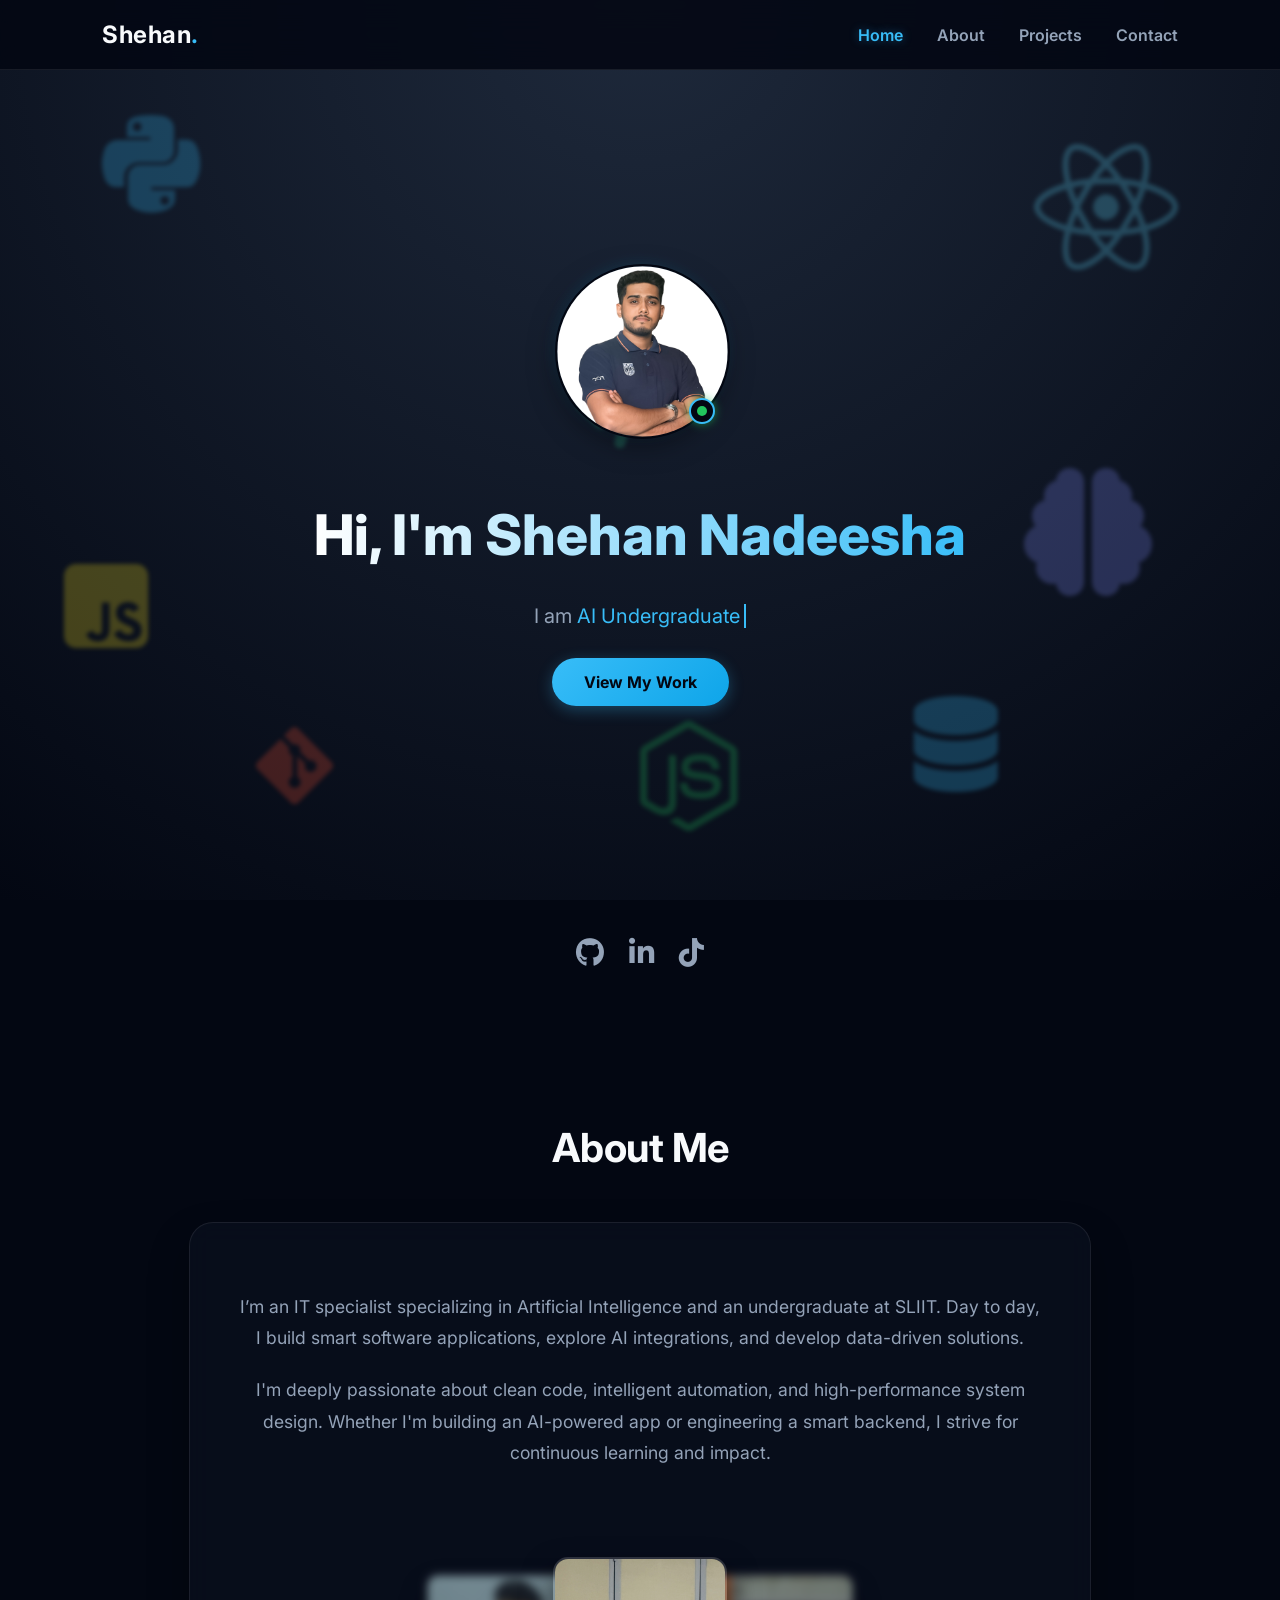
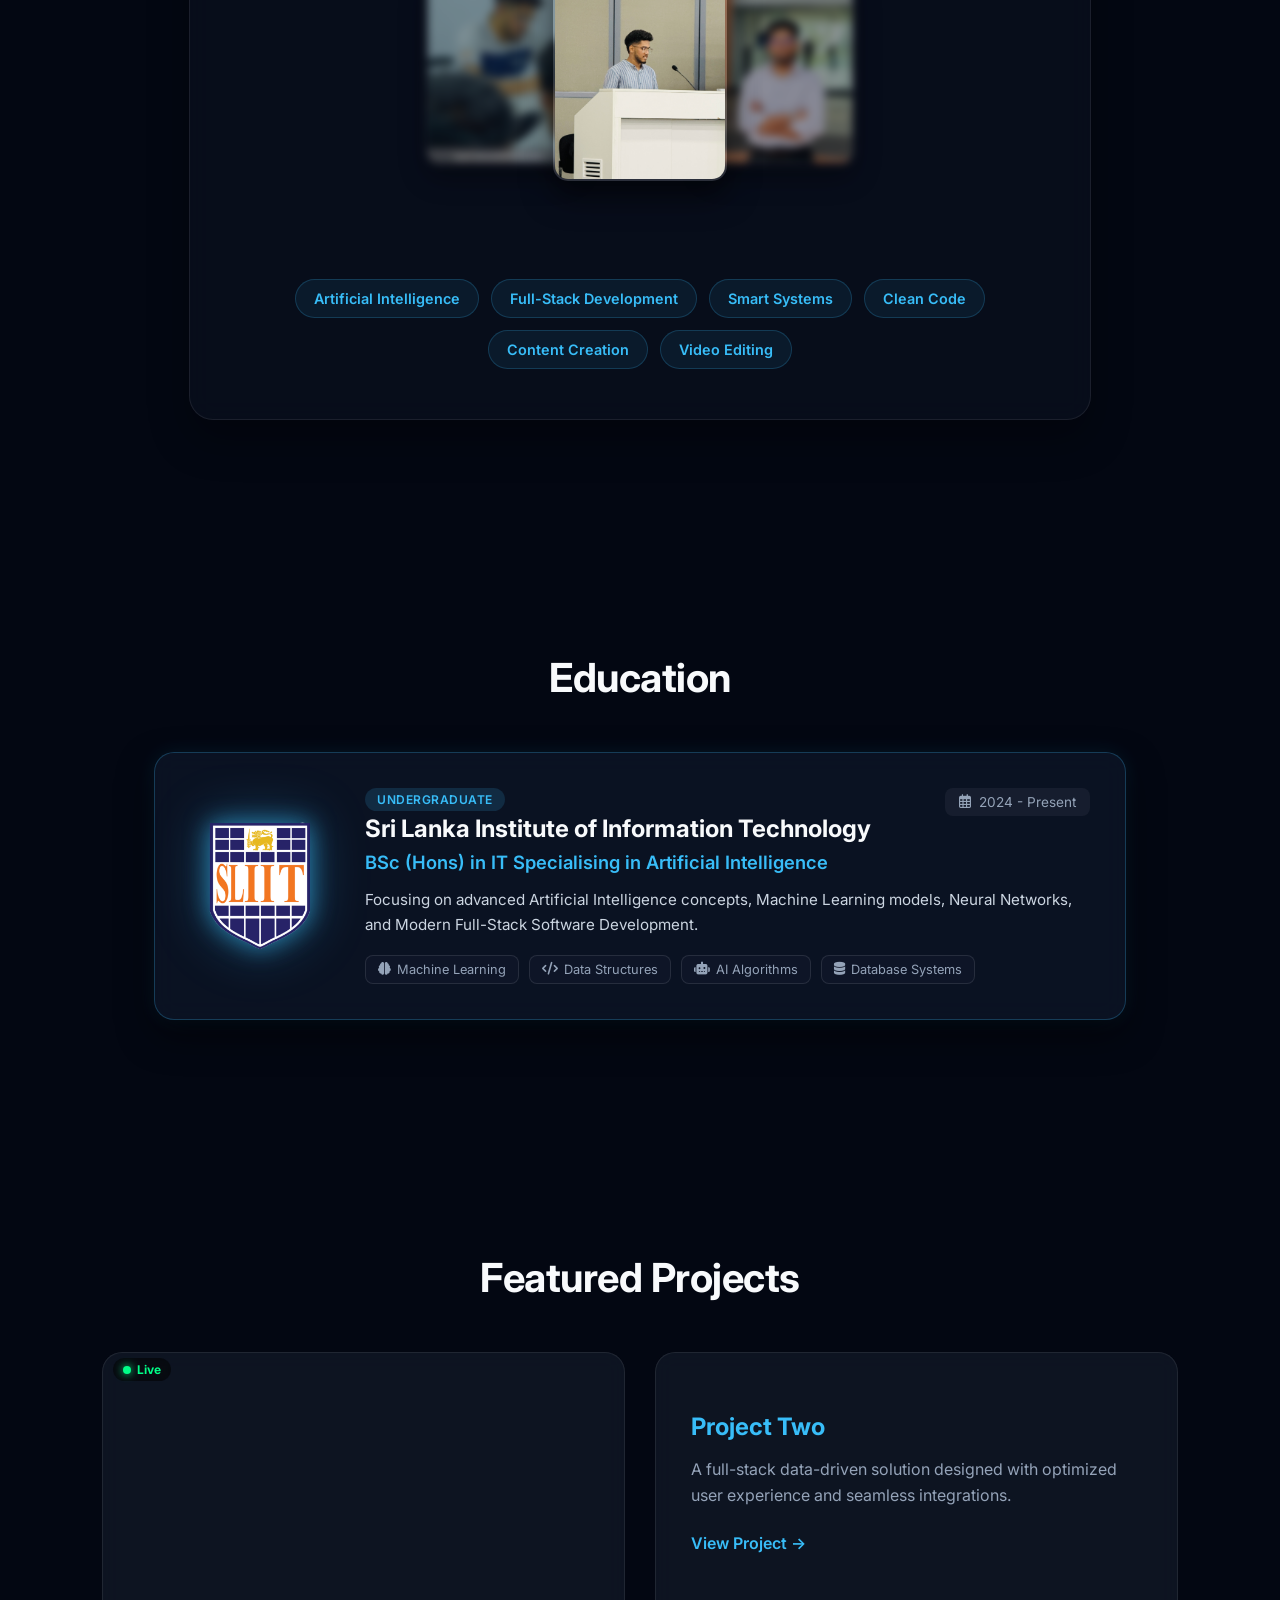
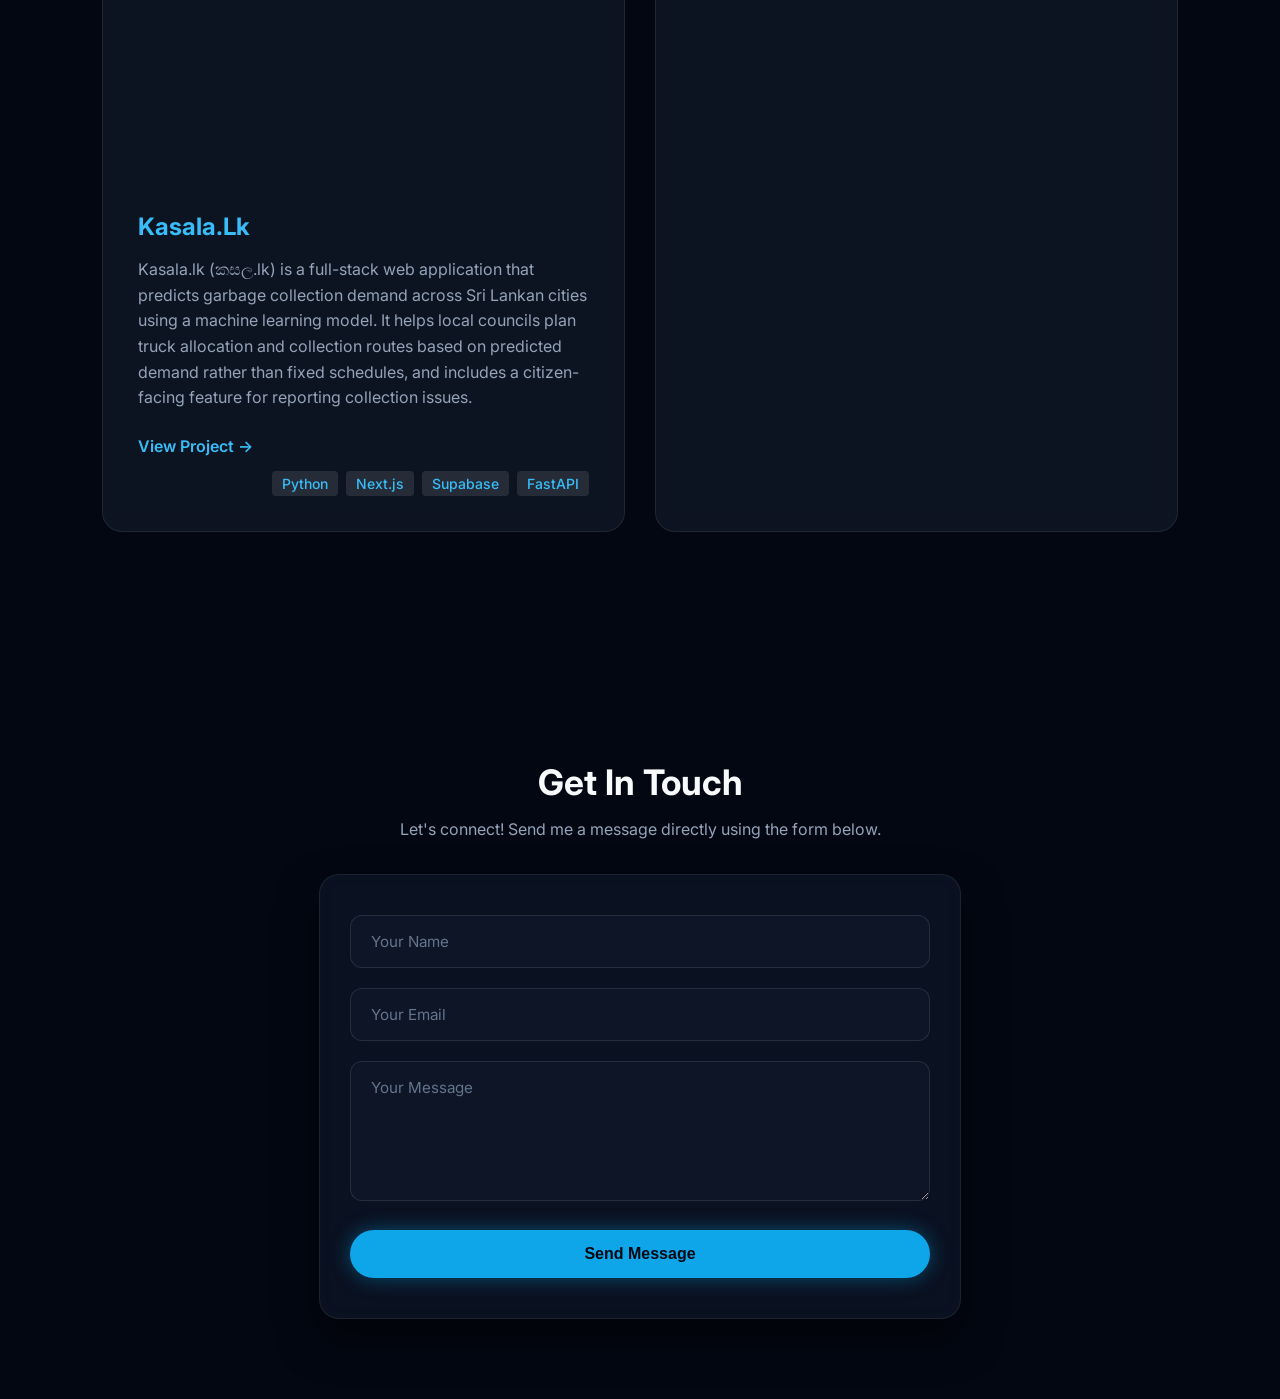
<file: index.html>
<!DOCTYPE html>
<html lang="en">
<head>
    <meta charset="UTF-8">
    <meta name="viewport" content="width=device-width, initial-scale=1.0">
    <title>Shehan Nadeesha </title>
    <link rel="stylesheet" href="style.css">
    <!-- FontAwesome CDN for Real Tech Icons -->
    <link rel="stylesheet" href="https://cdnjs.cloudflare.com/ajax/libs/font-awesome/6.5.1/css/all.min.css">
    <!-- Google Fonts: Inter -->
    <link rel="preconnect" href="https://fonts.googleapis.com">
    <link rel="preconnect" href="https://fonts.gstatic.com" crossorigin>
    <link href="https://fonts.googleapis.com/css2?family=Inter:wght@400;600;700;800&display=swap" rel="stylesheet">
</head>
<body>
    
 <!-- Tech Floating Logos Background -->
    <div class="tech-bg-container">
        <i class="fa-brands fa-python tech-icon icon-1"></i>
        <i class="fa-brands fa-square-js tech-icon icon-2"></i>
        <i class="fa-brands fa-react tech-icon icon-3"></i>
        <i class="fa-solid fa-brain tech-icon icon-4"></i>
        <i class="fa-brands fa-git-alt tech-icon icon-5"></i>
        <i class="fa-solid fa-database tech-icon icon-6"></i>
        <i class="fa-solid fa-code tech-icon icon-7"></i>
        <i class="fa-brands fa-node-js tech-icon icon-8"></i>
    </div>

    <!-- Background Animation Container -->
    <div class="bg-animation">
        <div class="blob blob1"></div>
        <div class="blob blob2"></div>
        <div class="blob blob3"></div>
    </div>

    <!-- Navigation Bar -->
    <header>
        <a href="#" class="logo">Shehan<span>.</span></a>
        <nav>
            <a href="#" class="active">Home</a>
            <a href="#about">About</a>
            <a href="#projects">Projects</a>
            <a href="#contact">Contact</a>
        </nav>
    </header>

    <!-- Hero Section -->
    <section class="hero-section">
    <!-- Modern Professional Avatar Container -->
    <div class="hero-avatar-container">
        <div class="avatar-glow"></div>
        <div class="avatar-frame">
            <img src="pics/Untitled-1.jpg" alt="Shehan Nadeesha" class="avatar-img">
            <!-- Live Status Badge -->
            <span class="status-badge" title="Available for Work">
                <span class="status-dot"></span>
            </span>
        </div>
    </div>

        <h1>Hi, I'm <span class="highlight">Shehan Nadeesha</span></h1>
        <p>I am  <span class="typing-text"></span></p>
        <a href="#projects" class="btn">View My Work</a>
    </section>

        <!-- Social Media Links -->
    <div class="social-links-container">
        <!-- GitHub -->
        <a href="https://github.com/shehan-dev09" target="_blank" rel="noopener noreferrer" title="GitHub">
            <i class="fab fa-github"></i>
        </a>

        <!-- LinkedIn -->
        <a href="https://www.linkedin.com/in/shehan-nadeesha" target="_blank" rel="noopener noreferrer" title="LinkedIn">
            <i class="fab fa-linkedin-in"></i>
        </a>

        <!-- TikTok -->
        <a href="https://www.tiktok.com/@contentbyshehan" target="_blank" rel="noopener noreferrer" title="TikTok">
            <i class="fab fa-tiktok"></i>
        </a>
    </div>

    <!-- About Section -->
    <section class="about-section" id="about">
        <h2 class="section-title">About Me</h2>
        <div class="about-content">
            <div class="about-text">
                <p>I’m an IT specialist specializing in Artificial Intelligence and an undergraduate at SLIIT. Day to day, I build smart software applications, explore AI integrations, and develop data-driven solutions.</p>
                <p>I'm deeply passionate about clean code, intelligent automation, and high-performance system design. Whether I'm building an AI-powered app or engineering a smart backend, I strive for continuous learning and impact.</p>
                <br>
                <!-- 3D Slideshow Container -->
                <div class="slideshow-container">
                    <div class="slideshow">
                        <div class="slide"><img src="pics/image4.jpg"></div>
                        <div class="slide"><img src="pics/image2.jpg"></div>
                        <div class="slide"><img src="pics/image5.jpg"></div>
                    </div>
                </div>
                <br>
                <!-- Skills & Creative Stack -->
                <div class="skills-container">
                    <span class="skill-tag">Artificial Intelligence</span>
                    <span class="skill-tag">Full-Stack Development</span>
                    <span class="skill-tag">Smart Systems</span>
                    <span class="skill-tag">Clean Code</span>
                    <span class="skill-tag">Content Creation</span>
                    <span class="skill-tag">Video Editing</span>
                </div>
            </div>
        </div>
    </section>

    <!-- Education Section (Clean & Private) -->
<section class="education-section" id="education">
    <h2 class="section-title">Education</h2>

    <div class="education-container">
        <!-- Main Campus & Degree Card -->
        <div class="edu-card-pro">
            
            <!-- Left: Campus Logo -->
            <div class="edu-logo-wrapper">
                <img src="pics/uni.png" alt="Campus Logo" class="campus-logo">
            </div>

            <!-- Right: Details -->
            <div class="edu-info-wrapper">
                <div class="edu-header">
                    <div>
                        <span class="edu-status-badge">Undergraduate</span>
                        <h3 class="campus-name">Sri Lanka Institute of Information Technology</h3>
                    </div>
                    <div class="edu-duration">
                        <i class="far fa-calendar-alt"></i> 2024 - Present
                    </div>
                </div>

                <h4 class="degree-name">BSc (Hons) in IT Specialising in Artificial Intelligence</h4>
                <p class="edu-description">
                    Focusing on advanced Artificial Intelligence concepts, Machine Learning models, Neural Networks, and Modern Full-Stack Software Development.
                </p>

                <!-- Key Modules / Specialization Tags -->
                <div class="edu-tags">
                    <span><i class="fas fa-brain"></i> Machine Learning</span>
                    <span><i class="fas fa-code"></i> Data Structures</span>
                    <span><i class="fas fa-robot"></i> AI Algorithms</span>
                    <span><i class="fas fa-database"></i> Database Systems</span>
                </div>
            </div>

        </div>
    </div>
</section>

    <!-- Projects Section -->
    <section class="projects-section" id="projects">
        <h2 class="section-title">Featured Projects</h2>
        <div class="projects-grid">
            <div class="project-card">
                <div class="video-container">
                    <span class="online-badge">
                        <span class="dot"></span> Live
                    </span>
                    <video autoplay loop muted playsinline>
                        <source src="videos/Logo2.mp4" type="video/mp4">
                        Your browser does not support the video tag.
                    </video>
                </div>
                <h3>Kasala.Lk </h3>
                <p>Kasala.lk (කසල.lk) is a full-stack web application that predicts garbage collection demand across Sri Lankan cities using a machine learning model. It helps local councils plan truck allocation and collection routes based on predicted demand rather than fixed schedules, and includes a citizen-facing feature for reporting collection issues.</p>
                <a href="Projects/KasalaLK/KasalaLK.html" target="_blank" class="project-link">View Project &rarr;</a>
            <div class="project-footer">
  
    <!-- 2. Tech Stack Icons -->
    <div class="tech-stack">
      <span class="tech-tag">Python</span>
      <span class="tech-tag">Next.js</span>
      <span class="tech-tag">Supabase</span>
      <span class="tech-tag">FastAPI</span>
    </div>
  </div>
            </div>
            
            <div class="project-card">
                <h3>Project Two</h3>
                <p>A full-stack data-driven solution designed with optimized user experience and seamless integrations.</p>
                <a href="#" class="project-link">View Project &rarr;</a>
            </div>
        </div>
    </section>

    <!-- Get In Touch Contact Section -->
<section class="contact-section" id="contact">
    <h2>Get In Touch</h2>
    <p>Let's connect! Send me a message directly using the form below.</p>

    <!--Contact Form Start -->
    <form id="contact-form" class="contact-form">
        
        <!-- Access key -->
        <input type="hidden" name="access_key" value="09f102d8-1967-499d-ad18-7ccd73de611b">

        <!-- Name Input -->
        <div class="input-group">
            <input type="text" name="name" placeholder="Your Name" required autocomplete="off">
        </div>

        <!-- Email Input -->
        <div class="input-group">
            <input type="email" name="email" placeholder="Your Email" required autocomplete="off">
        </div>

        <!-- Message Input -->
        <div class="input-group">
            <textarea name="message" placeholder="Your Message" rows="5" required></textarea>
        </div>

        <!-- Submit Button -->
        <button type="submit" class="send-btn">Send Message</button>

    </form>
</section>

<!-- Success / Animation Popup Modal -->
<div id="popup-modal" class="popup-modal">
    <div class="popup-content">
        <div id="loading-spinner" class="spinner"></div>
        <div id="success-icon" class="success-icon" style="display: none;">✓</div>
        <h3 id="response-message">Sending Message...</h3>
    </div>
</div>

    <!-- JavaScript Link -->
    <script src="script.js"></script>
<script>
const form = document.getElementById('contact-form');
const popupModal = document.getElementById('popup-modal');
const loadingSpinner = document.getElementById('loading-spinner');
const successIcon = document.getElementById('success-icon');
const responseMessage = document.getElementById('response-message');

form.addEventListener('submit', function(e) {
    e.preventDefault(); // stop the form from submitting normally

    // open the popup modal and show loading spinner
    popupModal.style.display = 'flex';
    loadingSpinner.style.display = 'block';
    successIcon.style.display = 'none';
    responseMessage.innerText = 'Sending Message...';

    const formData = new FormData(form);
    const object = Object.fromEntries(formData);
    const json = JSON.stringify(object);

    fetch('https://api.web3forms.com/submit', {
        method: 'POST',
        headers: {
            'Content-Type': 'application/json',
            'Accept': 'application/json'
        },
        body: json
    })
    .then(async (response) => {
        let res = await response.json();
        if (response.status == 200) {
            // successful submission
            loadingSpinner.style.display = 'none';
            successIcon.style.display = 'block';
            responseMessage.innerText = 'Message Sent Successfully!';

            // clear the form fields after successful submission
            form.reset();

            // reload the page after 2.5 seconds to reset the form and modal
            setTimeout(() => {
                popupModal.style.display = 'none';
                window.location.reload(); 
            }, 2500);

        } else {
            loadingSpinner.style.display = 'none';
            responseMessage.innerText = res.message || 'Something went wrong!';
            setTimeout(() => { popupModal.style.display = 'none'; }, 3000);
        }
    })
    .catch(error => {
        console.error(error);
        loadingSpinner.style.display = 'none';
        responseMessage.innerText = 'Something went wrong! Try again.';
        setTimeout(() => { popupModal.style.display = 'none'; }, 3000);
    });
});
</script>

</body>
</html>
</file>
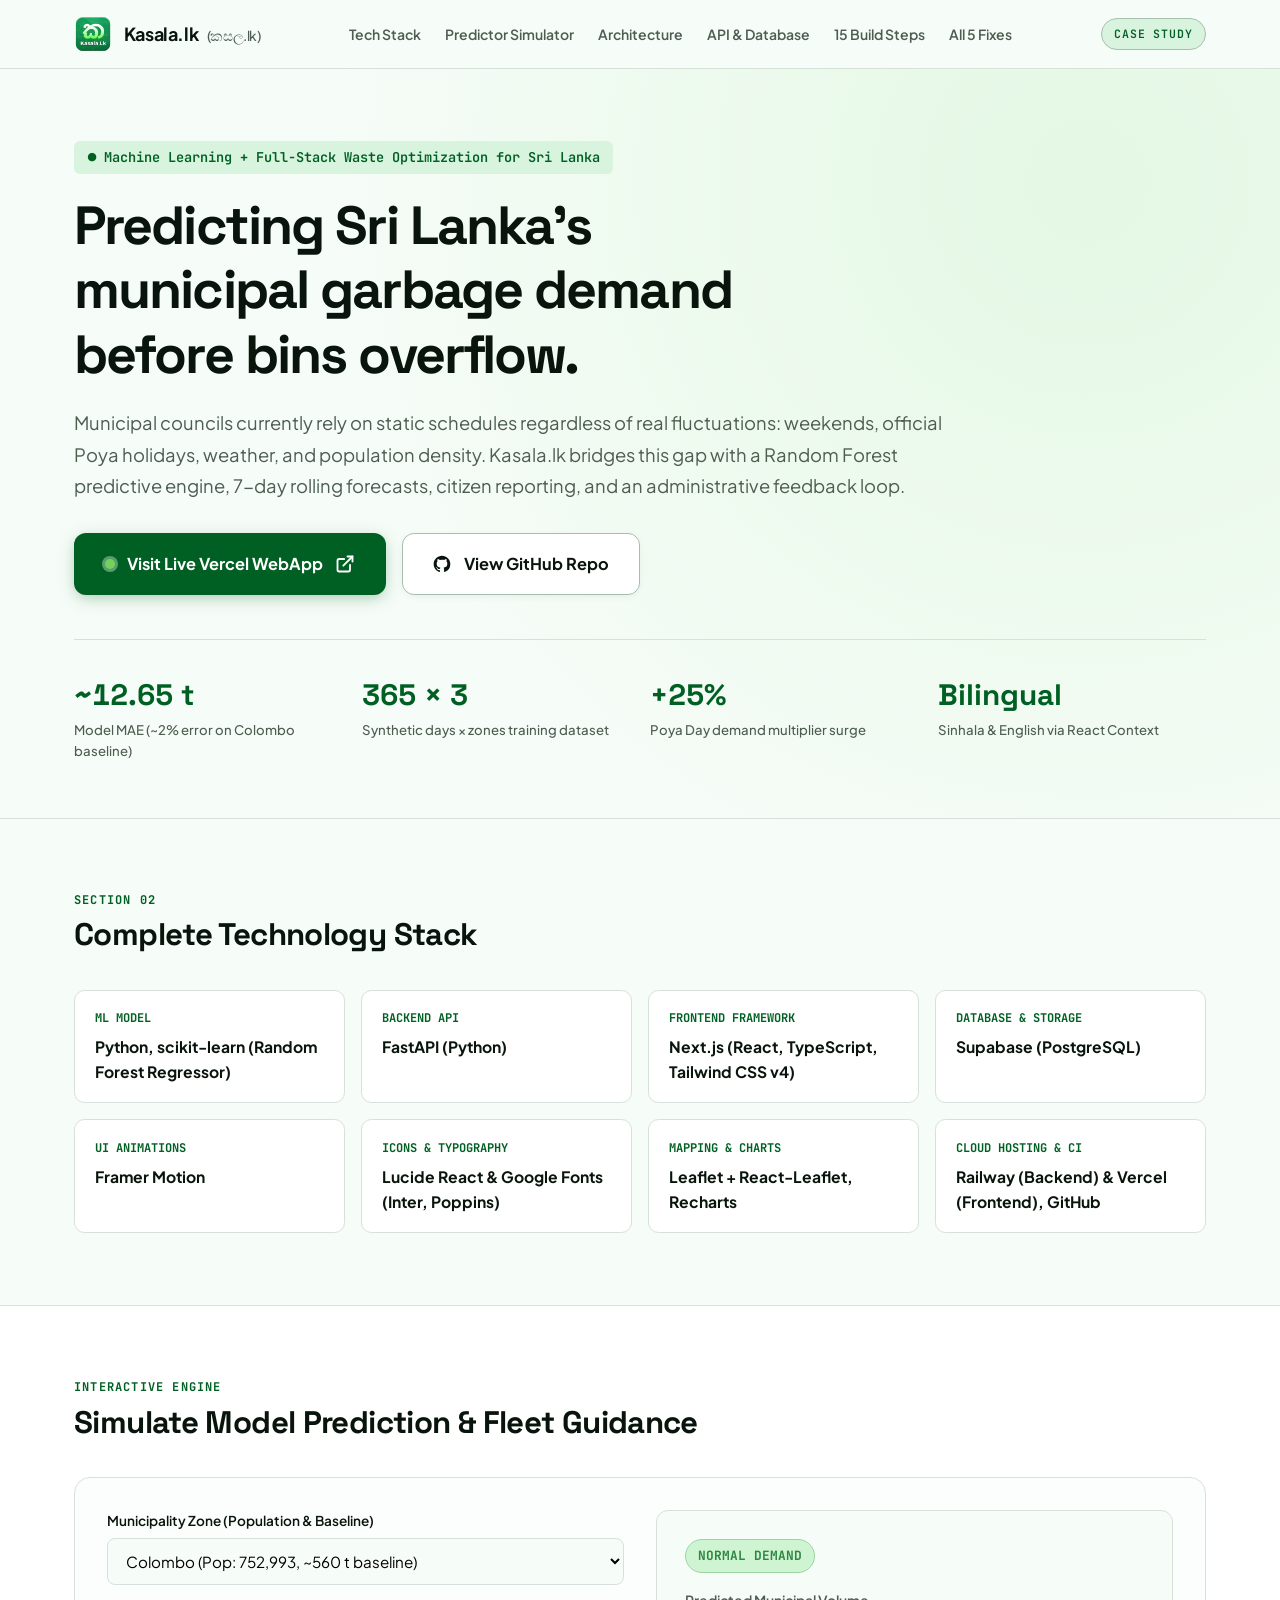
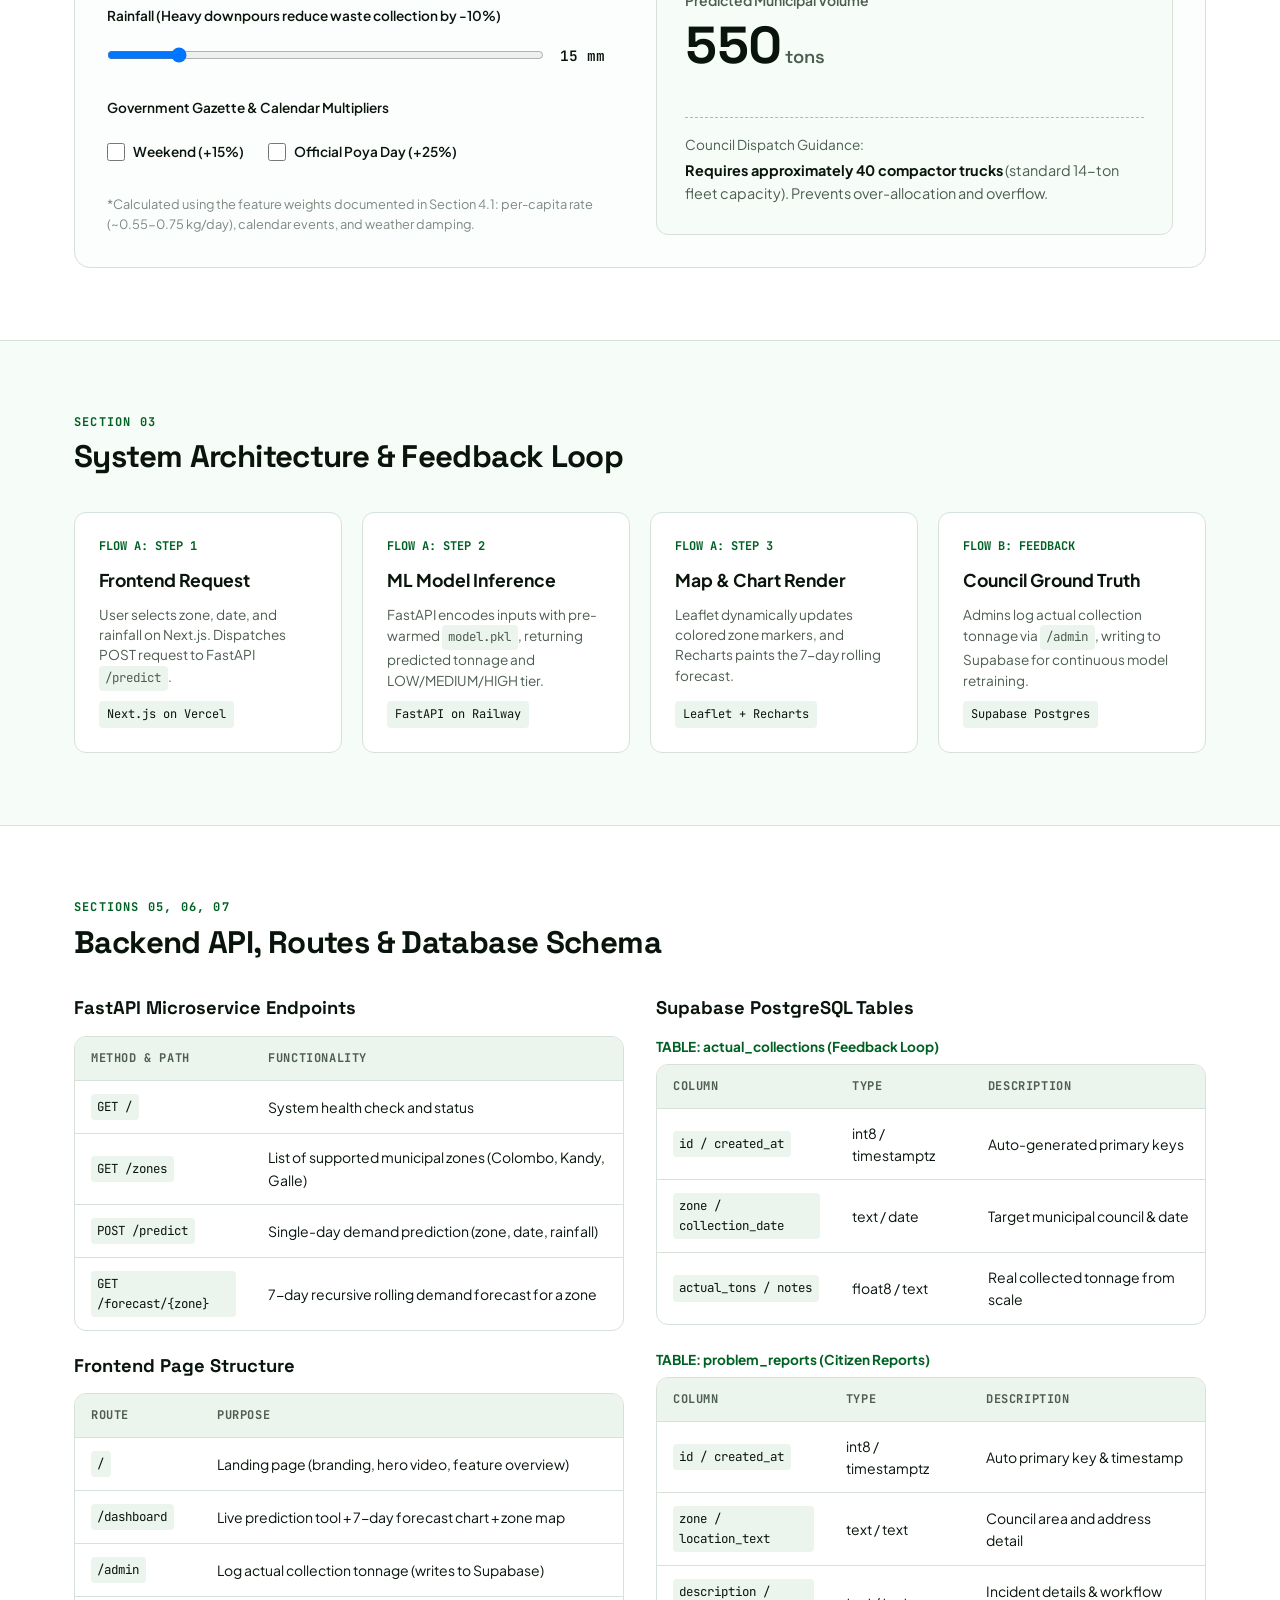
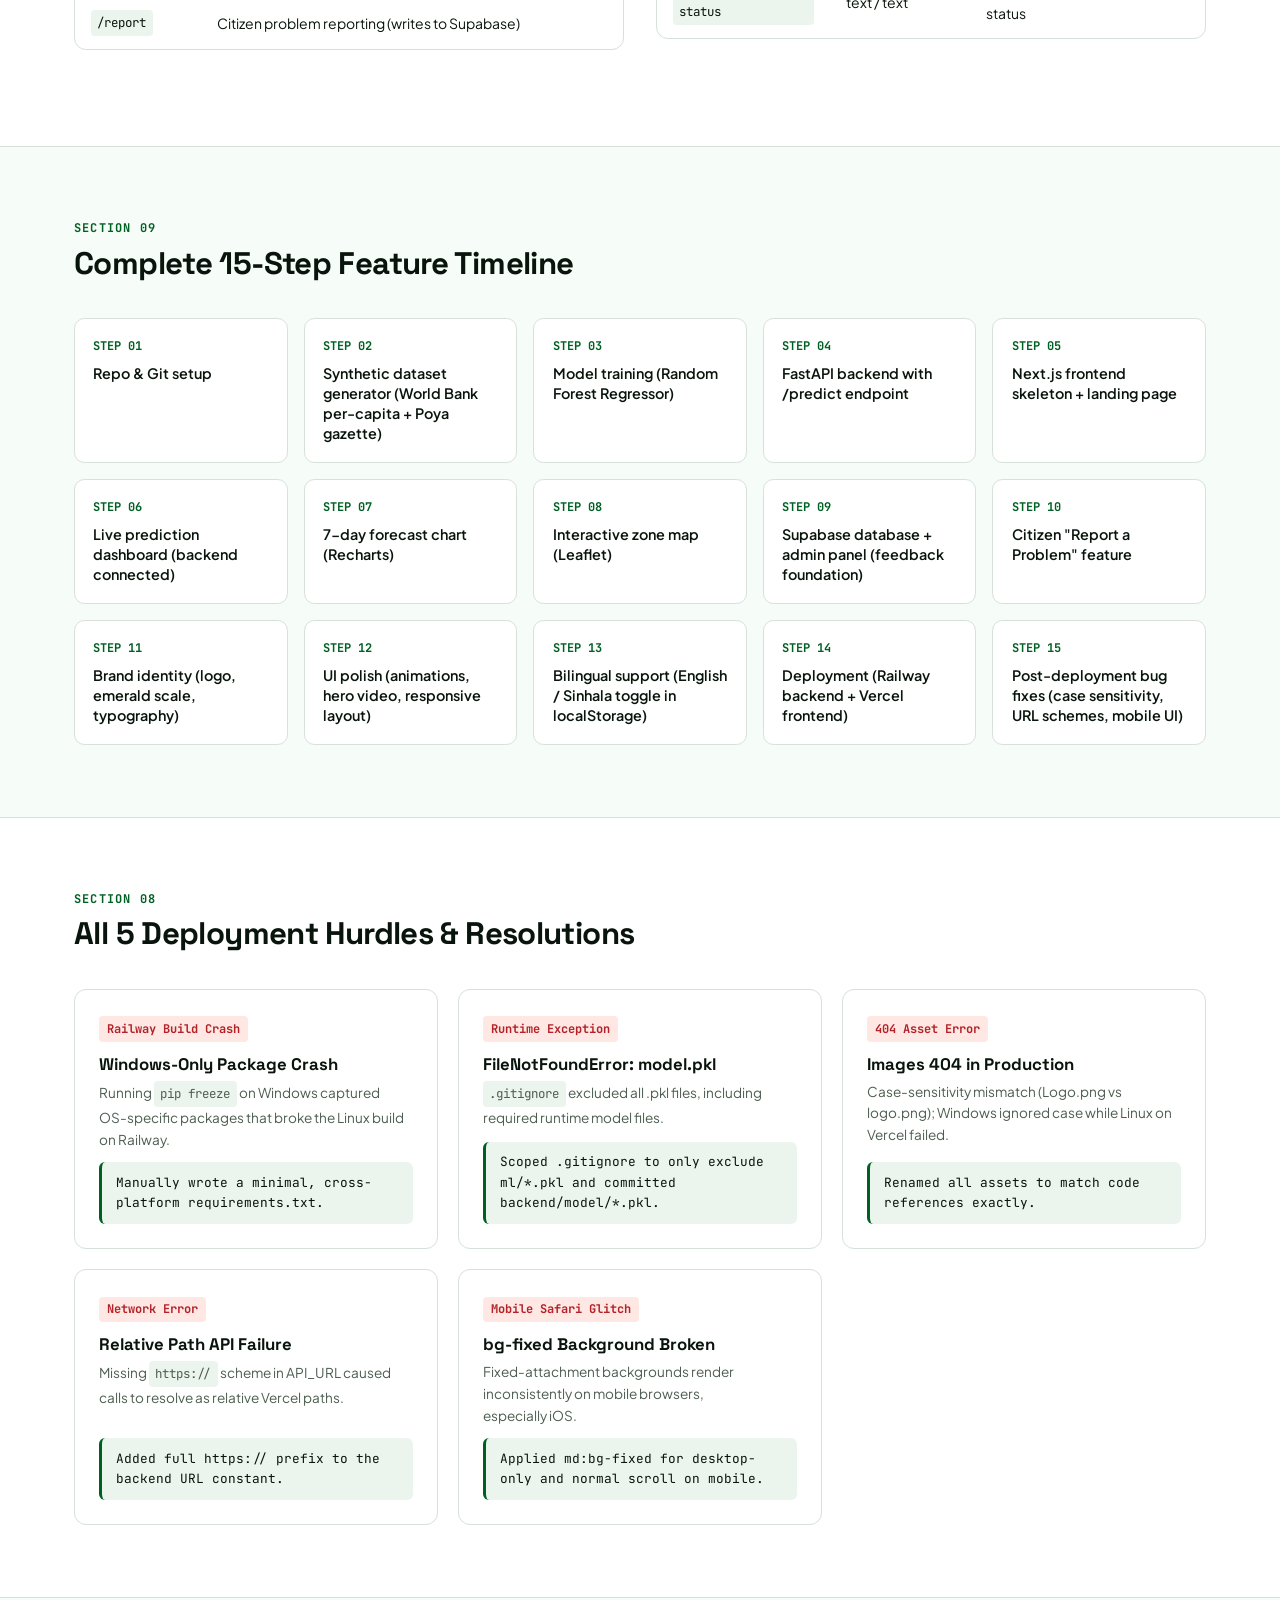
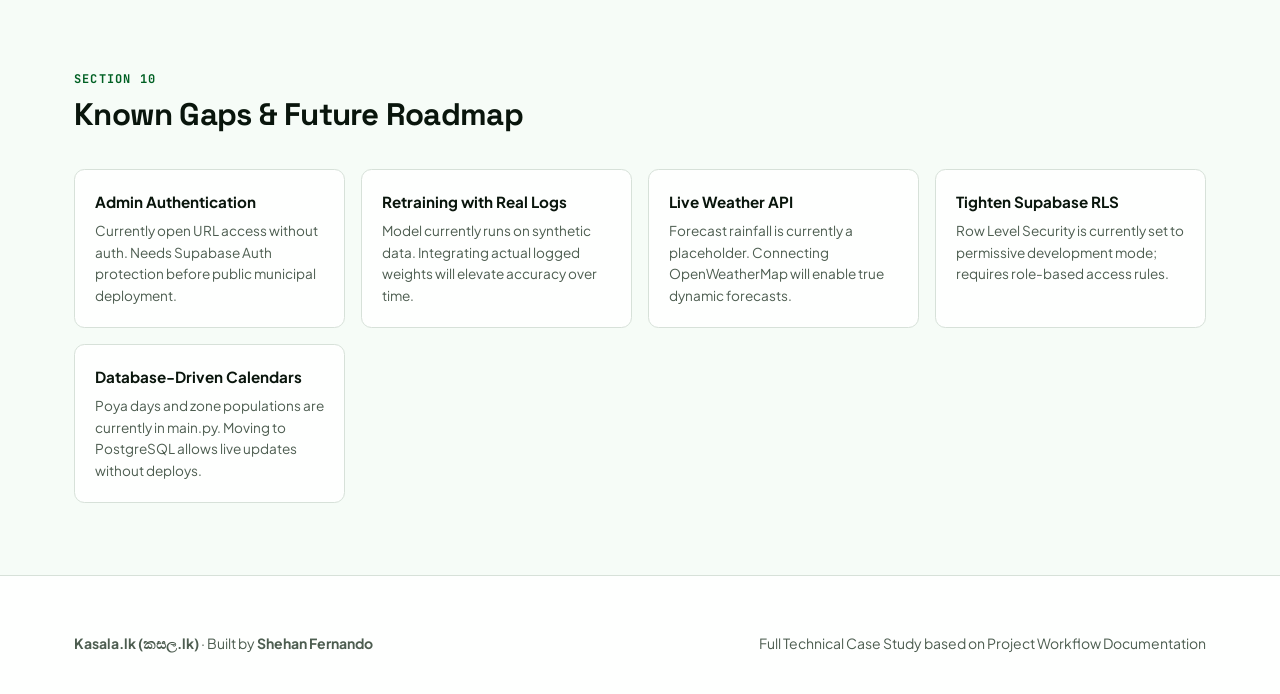
<file: Projects/KasalaLK/KasalaLK.html>
<!DOCTYPE html>
<html lang="en">
<head>
<!-- skill:chrome -->
<style>
/* Credit line — bottom-right */
.design-ui-credit {
  position: fixed;
  bottom: 12px;
  right: 12px;
  font: 11px/1 system-ui, sans-serif;
  color: rgba(128,128,128,0.5);
  pointer-events: none;
  z-index: 2147483647;
  transition: opacity 0.4s ease;
  user-select: none;
  letter-spacing: 0.02em;
}

/* Hide chrome on touch devices */
@media (hover: none) {
  .design-ui-credit { display: none; }
}

/* Print fixes */
@media print {
  * {
    transition: none !important;
    animation: none !important;
    box-shadow: none !important;
  }
  body {
    print-color-adjust: exact;
    -webkit-print-color-adjust: exact;
  }
  .design-ui-credit { display: none !important; }
}

</style>
<!-- /skill:chrome -->
  <meta charset="UTF-8">
  <meta name="viewport" content="width=device-width, initial-scale=1.0, maximum-scale=5.0">
  <title>Kasala.lk (කසල.lk) — Technical Project Case Study</title>
  <link rel="preconnect" href="https://fonts.googleapis.com">
  <link rel="preconnect" href="https://fonts.gstatic.com">
  <link href="https://fonts.googleapis.com/css2?family=Plus+Jakarta+Sans:wght@400;500;600;700;800&family=Space+Grotesk:wght@500;600;700&family=JetBrains+Mono:wght@400;500;600&display=swap" rel="stylesheet">
  <style>
    :root {
      --bg-base: oklch(0.985 0.008 152);
      --bg-surface: oklch(1.0 0.003 152);
      --bg-surface-subtle: oklch(0.96 0.012 152);
      --bg-surface-elevated: oklch(0.995 0.005 152);

      --border-subtle: oklch(0.90 0.015 152);
      --border-strong: oklch(0.78 0.035 152);

      --text-main: oklch(0.18 0.025 152);
      --text-muted: oklch(0.46 0.028 152);
      --text-faint: oklch(0.62 0.022 152);

      --brand-primary: oklch(0.42 0.135 152);
      --brand-primary-hover: oklch(0.36 0.14 152);
      --brand-tint: oklch(0.94 0.04 152);

      --status-low: oklch(0.55 0.13 148);
      --status-med: oklch(0.68 0.15 70);
      --status-high: oklch(0.58 0.19 28);

      --font-sans: 'Plus Jakarta Sans', -apple-system, BlinkMacSystemFont, sans-serif;
      --font-display: 'Space Grotesk', sans-serif;
      --font-mono: 'JetBrains Mono', monospace;

      --ease-out-expo: cubic-bezier(0.16, 1, 0.3, 1);
    }

    * { box-sizing: border-box; margin: 0; padding: 0; }
    
    html {
      scroll-behavior: smooth;
      -webkit-text-size-adjust: 100%;
    }

    body {
      background-color: var(--bg-base);
      color: var(--text-main);
      font-family: var(--font-sans);
      line-height: 1.6;
      -webkit-font-smoothing: antialiased;
      overflow-x: hidden;
      width: 100%;
    }

    h1, h2, h3, h4 {
      font-family: var(--font-display);
      line-height: 1.2;
      color: var(--text-main);
      text-wrap: balance;
    }

    p { 
      text-wrap: pretty; 
      max-width: 68ch; 
    }

    .container {
      width: 100%;
      max-width: 1180px;
      margin: 0 auto;
      padding: 0 1.5rem;
    }

    header {
      position: sticky;
      top: 0;
      z-index: 40;
      background: oklch(0.985 0.008 152 / 0.94);
      backdrop-filter: blur(12px);
      -webkit-backdrop-filter: blur(12px);
      border-bottom: 1px solid var(--border-subtle);
    }

    .nav-inner {
      display: flex;
      align-items: center;
      justify-content: space-between;
      height: 4.25rem;
    }

    .brand-group {
      display: flex;
      align-items: center;
      gap: 0.75rem;
      text-decoration: none;
      color: inherit;
    }

    .brand-logo {
      height: 2.35rem;
      width: auto;
      max-width: 2.75rem;
      object-fit: contain;
      border-radius: 0.4rem;
      display: block;
      flex-shrink: 0;
    }

    .brand-logo-fallback {
      width: 2.25rem;
      height: 2.25rem;
      background: var(--brand-primary);
      color: #fff;
      display: none;
      align-items: center;
      justify-content: center;
      border-radius: 0.5rem;
      font-weight: 700;
      font-family: var(--font-display);
      font-size: 1.15rem;
      flex-shrink: 0;
    }

    .brand-title {
      font-size: 1.125rem;
      font-weight: 700;
      letter-spacing: -0.02em;
    }

    .brand-title span {
      color: var(--text-muted);
      font-weight: 500;
      font-size: 0.85rem;
      margin-left: 0.35rem;
    }

    .nav-links {
      display: flex;
      align-items: center;
      gap: 1.5rem;
      list-style: none;
    }

    .nav-links a {
      color: var(--text-muted);
      text-decoration: none;
      font-size: 0.875rem;
      font-weight: 600;
      transition: color 150ms var(--ease-out-expo);
    }

    .nav-links a:hover { color: var(--brand-primary); }

    .nav-right-actions {
      display: flex;
      align-items: center;
      gap: 0.75rem;
    }

    .portfolio-pill {
      font-size: 0.72rem;
      font-family: var(--font-mono);
      text-transform: uppercase;
      letter-spacing: 0.08em;
      padding: 0.35rem 0.75rem;
      background: var(--brand-tint);
      color: var(--brand-primary);
      border: 1px solid var(--border-strong);
      border-radius: 999px;
      font-weight: 600;
      white-space: nowrap;
    }

    /* Hero Section */
    .hero {
      padding: 4.5rem 0 3.5rem;
      border-bottom: 1px solid var(--border-subtle);
      background: radial-gradient(circle at 85% 15%, oklch(0.94 0.05 145 / 0.6) 0%, transparent 60%);
    }

    .hero-eyebrow {
      display: inline-flex;
      align-items: center;
      gap: 0.5rem;
      font-size: 0.85rem;
      font-family: var(--font-mono);
      color: var(--brand-primary);
      font-weight: 600;
      background: var(--brand-tint);
      padding: 0.35rem 0.85rem;
      border-radius: 0.375rem;
      margin-bottom: 1.25rem;
    }

    .hero-title {
      font-size: clamp(2rem, 4.2vw, 3.6rem);
      font-weight: 800;
      letter-spacing: -0.035em;
      margin-bottom: 1.25rem;
      max-width: 25ch;
    }

    .hero-desc {
      font-size: 1.15rem;
      color: var(--text-muted);
      line-height: 1.7;
      margin-bottom: 2rem;
    }

    .hero-cta-group {
      display: flex;
      flex-wrap: wrap;
      align-items: center;
      gap: 1rem;
      margin-bottom: 2.75rem;
    }

    .btn-big {
      display: inline-flex;
      align-items: center;
      justify-content: center;
      gap: 0.75rem;
      padding: 1.05rem 1.85rem;
      border-radius: 0.75rem;
      font-size: 1.02rem;
      font-weight: 700;
      text-decoration: none;
      cursor: pointer;
      transition: transform 150ms var(--ease-out-expo), box-shadow 150ms var(--ease-out-expo), background-color 150ms var(--ease-out-expo);
      min-height: 54px;
      touch-action: manipulation;
    }

    .btn-primary-action {
      background: var(--brand-primary);
      color: #ffffff;
      border: 1px solid transparent;
      box-shadow: 0 4px 16px -2px oklch(0.42 0.135 152 / 0.35);
    }

    .btn-primary-action:hover {
      background: var(--brand-primary-hover);
      transform: translateY(-2px);
      box-shadow: 0 8px 24px -4px oklch(0.42 0.135 152 / 0.45);
    }

    .btn-primary-action:active { transform: translateY(0); }

    .btn-secondary-action {
      background: var(--bg-surface);
      color: var(--text-main);
      border: 1.5px solid var(--border-strong);
      box-shadow: 0 2px 8px -2px oklch(0.2 0.05 152 / 0.08);
    }

    .btn-secondary-action:hover {
      background: var(--bg-surface-subtle);
      border-color: var(--text-main);
      transform: translateY(-2px);
      box-shadow: 0 6px 18px -4px oklch(0.2 0.05 152 / 0.12);
    }

    .btn-secondary-action:active { transform: translateY(0); }

    .btn-icon { width: 1.25rem; height: 1.25rem; flex-shrink: 0; }
    
    .live-dot {
      width: 0.65rem;
      height: 0.65rem;
      background: oklch(0.78 0.18 140);
      border-radius: 50%;
      box-shadow: 0 0 0 3px oklch(0.95 0.05 140 / 0.4);
      animation: pulse-dot 2s infinite;
      flex-shrink: 0;
    }

    @keyframes pulse-dot {
      0% { transform: scale(0.95); opacity: 0.8; }
      50% { transform: scale(1.15); opacity: 1; }
      100% { transform: scale(0.95); opacity: 0.8; }
    }

    .hero-metrics {
      display: grid;
      grid-template-columns: repeat(auto-fit, minmax(170px, 1fr));
      gap: 1.25rem;
      padding-top: 2rem;
      border-top: 1px solid var(--border-subtle);
    }

    .metric-value {
      font-family: var(--font-display);
      font-size: 1.85rem;
      font-weight: 700;
      color: var(--brand-primary);
      font-feature-settings: "tnum";
    }

    .metric-label {
      font-size: 0.825rem;
      color: var(--text-muted);
      font-weight: 500;
    }

    /* Section Styling */
    section { padding: 4.5rem 0; border-bottom: 1px solid var(--border-subtle); }
    .section-head { margin-bottom: 2.25rem; }
    .section-eyebrow {
      font-size: 0.75rem;
      font-family: var(--font-mono);
      text-transform: uppercase;
      letter-spacing: 0.1em;
      color: var(--brand-primary);
      font-weight: 700;
      margin-bottom: 0.4rem;
    }
    .section-title { font-size: 1.95rem; font-weight: 700; letter-spacing: -0.02em; }

    /* Tech Stack Matrix */
    .stack-grid {
      display: grid;
      grid-template-columns: repeat(auto-fit, minmax(240px, 1fr));
      gap: 1rem;
    }
    .stack-card {
      background: var(--bg-surface);
      border: 1px solid var(--border-subtle);
      border-radius: 0.65rem;
      padding: 1.15rem 1.25rem;
    }
    .stack-layer {
      font-family: var(--font-mono);
      font-size: 0.75rem;
      color: var(--brand-primary);
      text-transform: uppercase;
      font-weight: 700;
      margin-bottom: 0.35rem;
    }
    .stack-tech { font-size: 0.98rem; font-weight: 700; }

    /* Interactive Simulator */
    .demo-grid {
      display: grid;
      grid-template-columns: 1fr 1fr;
      gap: 2rem;
      background: var(--bg-surface-elevated);
      border: 1px solid var(--border-subtle);
      border-radius: 1rem;
      padding: 2rem;
    }
    .control-pane { display: flex; flex-direction: column; gap: 1.25rem; }
    .input-group { display: flex; flex-direction: column; gap: 0.4rem; }
    .input-group label { font-size: 0.85rem; font-weight: 600; }
    .select-custom, .slider-control {
      width: 100%;
      padding: 0.75rem 0.9rem;
      background: var(--bg-base);
      border: 1px solid var(--border-subtle);
      border-radius: 0.5rem;
      font-family: var(--font-sans);
      font-size: 0.95rem;
      outline: none;
      min-height: 44px;
    }
    .slider-row { display: flex; align-items: center; gap: 1rem; }
    .slider-val { font-family: var(--font-mono); font-size: 0.9rem; font-weight: 600; min-width: 4rem; }
    .toggle-row { display: flex; gap: 1.5rem; margin-top: 0.25rem; }
    .toggle-label { 
      display: flex; 
      align-items: center; 
      gap: 0.5rem; 
      font-size: 0.9rem; 
      cursor: pointer;
      min-height: 44px;
    }
    .toggle-label input[type="checkbox"] { width: 18px; height: 18px; }

    .result-pane {
      background: var(--bg-base);
      border: 1px solid var(--border-subtle);
      border-radius: 0.75rem;
      padding: 1.75rem;
      display: flex;
      flex-direction: column;
      justify-content: space-between;
    }
    .result-status-badge {
      display: inline-flex;
      font-family: var(--font-mono);
      font-size: 0.8rem;
      font-weight: 700;
      text-transform: uppercase;
      padding: 0.35rem 0.75rem;
      border-radius: 999px;
      width: fit-content;
      margin-bottom: 1rem;
    }
    .status-badge-HIGH { background: oklch(0.92 0.08 28); color: var(--status-high); border: 1px solid oklch(0.85 0.12 28); }
    .status-badge-MEDIUM { background: oklch(0.94 0.08 70); color: var(--status-med); border: 1px solid oklch(0.85 0.12 70); }
    .status-badge-LOW { background: oklch(0.93 0.06 148); color: var(--status-low); border: 1px solid oklch(0.82 0.09 148); }
    .tonnage-display {
      font-family: var(--font-display);
      font-size: 3.25rem;
      font-weight: 800;
      line-height: 1;
      margin-bottom: 0.25rem;
      font-feature-settings: "tnum";
    }
    .tonnage-unit { font-size: 1.15rem; color: var(--text-muted); font-weight: 600; margin-left: 0.25rem; }
    .truck-recommendation {
      font-size: 0.9rem;
      color: var(--text-muted);
      margin-top: 1rem;
      padding-top: 1rem;
      border-top: 1px dashed var(--border-strong);
    }
    .truck-recommendation strong { color: var(--text-main); }

    /* Architecture Flow Cards */
    .pipeline-grid {
      display: grid;
      grid-template-columns: repeat(auto-fit, minmax(240px, 1fr));
      gap: 1.25rem;
    }
    .pipeline-card {
      background: var(--bg-surface);
      border: 1px solid var(--border-subtle);
      border-radius: 0.75rem;
      padding: 1.5rem;
      display: flex;
      flex-direction: column;
      gap: 0.65rem;
    }
    .step-number { font-family: var(--font-mono); font-size: 0.75rem; font-weight: 700; color: var(--brand-primary); }
    .step-name { font-size: 1.1rem; font-weight: 700; }
    .step-desc { font-size: 0.85rem; color: var(--text-muted); line-height: 1.5; }
    .step-tech {
      margin-top: auto;
      font-family: var(--font-mono);
      font-size: 0.75rem;
      background: var(--bg-surface-subtle);
      padding: 0.25rem 0.5rem;
      border-radius: 0.25rem;
      width: fit-content;
    }

    /* Endpoints & Database Tables */
    .dual-col-grid {
      display: grid;
      grid-template-columns: 1fr 1fr;
      gap: 2rem;
    }
    .table-container {
      background: var(--bg-surface);
      border: 1px solid var(--border-subtle);
      border-radius: 0.75rem;
      overflow-x: auto;
      -webkit-overflow-scrolling: touch;
      margin-bottom: 1.5rem;
    }
    table { 
      width: 100%; 
      min-width: 320px;
      border-collapse: collapse; 
      font-size: 0.875rem; 
      text-align: left; 
    }
    th {
      background: var(--bg-surface-subtle);
      padding: 0.75rem 1rem;
      font-family: var(--font-mono);
      font-size: 0.75rem;
      text-transform: uppercase;
      letter-spacing: 0.05em;
      color: var(--text-muted);
      border-bottom: 1px solid var(--border-subtle);
      white-space: nowrap;
    }
    td { 
      padding: 0.8rem 1rem; 
      border-bottom: 1px solid var(--border-subtle);
      word-break: break-word;
    }
    tr:last-child td { border-bottom: none; }
    .code-tag {
      font-family: var(--font-mono);
      font-size: 0.78rem;
      background: var(--bg-surface-subtle);
      padding: 0.2rem 0.4rem;
      border-radius: 0.25rem;
      display: inline-block;
    }

    /* Timeline Stepper */
    .timeline-list {
      display: grid;
      grid-template-columns: repeat(auto-fit, minmax(200px, 1fr));
      gap: 1rem;
    }
    .timeline-item {
      background: var(--bg-surface);
      border: 1px solid var(--border-subtle);
      border-radius: 0.65rem;
      padding: 1.15rem;
      display: flex;
      flex-direction: column;
      gap: 0.4rem;
    }
    .timeline-num {
      font-family: var(--font-mono);
      font-size: 0.75rem;
      font-weight: 700;
      color: var(--brand-primary);
    }
    .timeline-title { font-size: 0.9rem; font-weight: 600; line-height: 1.4; }

    /* Debugging & Solutions */
    .troubleshoot-grid {
      display: grid;
      grid-template-columns: repeat(auto-fit, minmax(280px, 1fr));
      gap: 1.25rem;
    }
    .troubleshoot-card {
      background: var(--bg-surface);
      border: 1px solid var(--border-subtle);
      border-radius: 0.75rem;
      padding: 1.5rem;
      display: flex;
      flex-direction: column;
      justify-content: space-between;
    }
    .issue-badge {
      font-family: var(--font-mono);
      font-size: 0.75rem;
      color: oklch(0.5 0.18 25);
      background: oklch(0.96 0.04 25);
      padding: 0.2rem 0.5rem;
      border-radius: 0.25rem;
      font-weight: 700;
      display: inline-block;
      margin-bottom: 0.75rem;
      width: fit-content;
    }
    .troubleshoot-card h4 { font-size: 1.05rem; margin-bottom: 0.4rem; }
    .troubleshoot-card p { font-size: 0.85rem; color: var(--text-muted); margin-bottom: 0.75rem; }
    .fix-solution {
      font-family: var(--font-mono);
      font-size: 0.8rem;
      background: var(--bg-surface-subtle);
      padding: 0.65rem 0.85rem;
      border-radius: 0.375rem;
      border-left: 3px solid var(--brand-primary);
      word-break: break-word;
    }

    /* Gaps & Next Steps */
    .gaps-grid {
      display: grid;
      grid-template-columns: repeat(auto-fit, minmax(260px, 1fr));
      gap: 1rem;
    }
    .gap-card {
      background: var(--bg-surface);
      border: 1px solid var(--border-subtle);
      border-radius: 0.65rem;
      padding: 1.25rem;
    }
    .gap-title {
      font-weight: 700;
      font-size: 0.95rem;
      margin-bottom: 0.35rem;
      display: flex;
      align-items: center;
      gap: 0.4rem;
    }
    .gap-text { font-size: 0.85rem; color: var(--text-muted); }

    /* Footer */
    footer {
      padding: 3.5rem 0 2.5rem;
      background: var(--bg-surface);
      font-size: 0.875rem;
      color: var(--text-muted);
    }
    .footer-inner {
      display: flex;
      justify-content: space-between;
      align-items: center;
      flex-wrap: wrap;
      gap: 1rem;
    }

    @media (max-width: 860px) {
      .container { padding: 0 1.25rem; }
      .nav-links { display: none; }
      .hero { padding: 3rem 0 2.5rem; }
      .hero-title { font-size: 2.1rem; }
      .hero-desc { font-size: 1.02rem; line-height: 1.6; }
      .hero-cta-group { flex-direction: column; align-items: stretch; gap: 0.85rem; }
      .btn-big { width: 100%; padding: 0.95rem 1.25rem; }
      .demo-grid { grid-template-columns: 1fr; padding: 1.5rem; gap: 1.5rem; }
      .dual-col-grid { grid-template-columns: 1fr; gap: 1.5rem; }
      .pipeline-grid { grid-template-columns: 1fr; }
      section { padding: 3.5rem 0; }
      .section-title { font-size: 1.65rem; }
      .hero-metrics { grid-template-columns: 1fr 1fr; gap: 1rem; }
      .footer-inner { flex-direction: column; align-items: flex-start; }
    }

    @media (max-width: 480px) {
      .hero-title { font-size: 1.75rem; }
      .hero-metrics { grid-template-columns: 1fr; }
      .toggle-row { flex-direction: column; gap: 0.5rem; }
      .tonnage-display { font-size: 2.6rem; }
      .demo-grid { padding: 1.15rem; }
      .result-pane { padding: 1.25rem; }
      .timeline-list { grid-template-columns: 1fr; }
    }
  </style>
</head>
<body>

  <!-- Navigation -->
  <header>
    <div class="container nav-inner">
      <a href="#" class="brand-group">
        <img src="logo.png" alt="Kasala.lk Logo" class="brand-logo" onerror="this.style.display='none'; document.getElementById('logoFallback').style.display='flex';">
        <div id="logoFallback" class="brand-logo-fallback">ක</div>
        <div class="brand-title">Kasala.lk <span>(කසල.lk)</span></div>
      </a>
      <ul class="nav-links">
        <li><a href="#stack">Tech Stack</a></li>
        <li><a href="#demo">Predictor Simulator</a></li>
        <li><a href="#architecture">Architecture</a></li>
        <li><a href="#api-db">API & Database</a></li>
        <li><a href="#timeline">15 Build Steps</a></li>
        <li><a href="#debugging">All 5 Fixes</a></li>
      </ul>
      <div class="nav-right-actions">
        <span class="portfolio-pill">Case Study</span>
      </div>
    </div>
  </header>

  <!-- Hero Section -->
  <section class="hero">
    <div class="container">
      <div class="hero-eyebrow">
        <span>●</span> Machine Learning + Full-Stack Waste Optimization for Sri Lanka
      </div>
      <h1 class="hero-title">Predicting Sri Lanka's municipal garbage demand before bins overflow.</h1>
      <p class="hero-desc">
        Municipal councils currently rely on static schedules regardless of real fluctuations: weekends, official Poya holidays, weather, and population density. Kasala.lk bridges this gap with a Random Forest predictive engine, 7-day rolling forecasts, citizen reporting, and an administrative feedback loop.
      </p>

      <!-- Prominent Action Buttons -->
      <div class="hero-cta-group">
        <a href="https://kasala-lk.vercel.app" target="_blank" rel="noopener noreferrer" class="btn-big btn-primary-action">
          <span class="live-dot"></span>
          <span>Visit Live Vercel WebApp</span>
          <svg class="btn-icon" viewBox="0 0 24 24" fill="none" stroke="currentColor" stroke-width="2.2" stroke-linecap="round" stroke-linejoin="round">
            <path d="M18 13v6a2 2 0 0 1-2 2H5a2 2 0 0 1-2-2V8a2 2 0 0 1 2-2h6"></path>
            <polyline points="15 3 21 3 21 9"></polyline>
            <line x1="10" y1="14" x2="21" y2="3"></line>
          </svg>
        </a>

        <a href="https://github.com/shehan-dev09/kasala-lk" target="_blank" rel="noopener noreferrer" class="btn-big btn-secondary-action">
          <svg class="btn-icon" viewBox="0 0 24 24" fill="currentColor">
            <path fill-rule="evenodd" clip-rule="evenodd" d="M12 2C6.477 2 2 6.484 2 12.017c0 4.425 2.865 8.18 6.839 9.504.5.092.682-.217.682-.483 0-.237-.008-.868-.013-1.703-2.782.605-3.369-1.343-3.369-1.343-.454-1.158-1.11-1.466-1.11-1.466-.908-.62.069-.608.069-.608 1.003.07 1.53 1.032 1.53 1.032.892 1.53 2.341 1.088 2.91.832.092-.647.35-1.088.636-1.338-2.22-.253-4.555-1.113-4.555-4.951 0-1.093.39-1.988 1.029-2.688-.103-.253-.446-1.272.098-2.65 0 0 .84-.27 2.75 1.026A9.564 9.564 0 0112 6.844c.85.004 1.705.115 2.504.337 1.909-1.296 2.747-1.027 2.747-1.027.546 1.379.202 2.398.1 2.651.64.7 1.028 1.595 1.028 2.688 0 3.848-2.339 4.695-4.566 4.943.359.309.678.92.678 1.855 0 1.338-.012 2.419-.012 2.747 0 .268.18.58.688.482A10.019 10.019 0 0022 12.017C22 6.484 17.522 2 12 2z"></path>
          </svg>
          <span>View GitHub Repo</span>
        </a>
      </div>

      <div class="hero-metrics">
        <div class="metric-item">
          <div class="metric-value">~12.65 t</div>
          <div class="metric-label">Model MAE (~2% error on Colombo baseline)</div>
        </div>
        <div class="metric-item">
          <div class="metric-value">365 × 3</div>
          <div class="metric-label">Synthetic days × zones training dataset</div>
        </div>
        <div class="metric-item">
          <div class="metric-value">+25%</div>
          <div class="metric-label">Poya Day demand multiplier surge</div>
        </div>
        <div class="metric-item">
          <div class="metric-value">Bilingual</div>
          <div class="metric-label">Sinhala & English via React Context</div>
        </div>
      </div>
    </div>
  </section>

  <!-- Complete Tech Stack (Section 2 of Doc) -->
  <section id="stack">
    <div class="container">
      <div class="section-head">
        <div class="section-eyebrow">Section 02</div>
        <h2 class="section-title">Complete Technology Stack</h2>
      </div>

      <div class="stack-grid">
        <div class="stack-card">
          <div class="stack-layer">ML Model</div>
          <div class="stack-tech">Python, scikit-learn (Random Forest Regressor)</div>
        </div>
        <div class="stack-card">
          <div class="stack-layer">Backend API</div>
          <div class="stack-tech">FastAPI (Python)</div>
        </div>
        <div class="stack-card">
          <div class="stack-layer">Frontend Framework</div>
          <div class="stack-tech">Next.js (React, TypeScript, Tailwind CSS v4)</div>
        </div>
        <div class="stack-card">
          <div class="stack-layer">Database & Storage</div>
          <div class="stack-tech">Supabase (PostgreSQL)</div>
        </div>
        <div class="stack-card">
          <div class="stack-layer">UI Animations</div>
          <div class="stack-tech">Framer Motion</div>
        </div>
        <div class="stack-card">
          <div class="stack-layer">Icons & Typography</div>
          <div class="stack-tech">Lucide React & Google Fonts (Inter, Poppins)</div>
        </div>
        <div class="stack-card">
          <div class="stack-layer">Mapping & Charts</div>
          <div class="stack-tech">Leaflet + React-Leaflet, Recharts</div>
        </div>
        <div class="stack-card">
          <div class="stack-layer">Cloud Hosting & CI</div>
          <div class="stack-tech">Railway (Backend) & Vercel (Frontend), GitHub</div>
        </div>
      </div>
    </div>
  </section>

  <!-- Interactive Model Simulation -->
  <section id="demo" style="background: var(--bg-surface);">
    <div class="container">
      <div class="section-head">
        <div class="section-eyebrow">Interactive Engine</div>
        <h2 class="section-title">Simulate Model Prediction & Fleet Guidance</h2>
      </div>

      <div class="demo-grid">
        <div class="control-pane">
          <div class="input-group">
            <label for="zoneSelect">Municipality Zone (Population & Baseline)</label>
            <select id="zoneSelect" class="select-custom">
              <option value="Colombo" data-base="560" data-pop="752993">Colombo (Pop: 752,993, ~560 t baseline)</option>
              <option value="Kandy" data-base="130" data-pop="125400">Kandy (Pop: 125,400, ~130 t baseline)</option>
              <option value="Galle" data-base="95" data-pop="93114">Galle (Pop: 93,114, ~95 t baseline)</option>
            </select>
          </div>

          <div class="input-group">
            <label for="rainfallInput">Rainfall (Heavy downpours reduce waste collection by -10%)</label>
            <div class="slider-row">
              <input type="range" id="rainfallInput" min="0" max="120" value="15" step="5" class="slider-control">
              <span id="rainfallVal" class="slider-val">15 mm</span>
            </div>
          </div>

          <div class="input-group">
            <label>Government Gazette & Calendar Multipliers</label>
            <div class="toggle-row">
              <label class="toggle-label">
                <input type="checkbox" id="weekendCheck"> Weekend (+15%)
              </label>
              <label class="toggle-label">
                <input type="checkbox" id="poyaCheck"> Official Poya Day (+25%)
              </label>
            </div>
          </div>

          <p style="font-size: 0.8rem; color: var(--text-faint);">
            *Calculated using the feature weights documented in Section 4.1: per-capita rate (~0.55-0.75 kg/day), calendar events, and weather damping.
          </p>
        </div>

        <div class="result-pane">
          <div>
            <div id="demandBadge" class="result-status-badge status-badge-HIGH">HIGH DEMAND</div>
            <div style="font-size: 0.875rem; color: var(--text-muted); font-weight: 600; margin-bottom: 0.5rem;">
              Predicted Municipal Volume
            </div>
            <div class="tonnage-display">
              <span id="tonnageNumber">588</span><span class="tonnage-unit">tons</span>
            </div>
          </div>

          <div class="truck-recommendation">
            <div style="font-size: 0.85rem; margin-bottom: 0.25rem;">Council Dispatch Guidance:</div>
            <strong>Requires approximately <span id="truckCount">42</span> compactor trucks</strong> (standard 14-ton fleet capacity). Prevents over-allocation and overflow.
          </div>
        </div>
      </div>
    </div>
  </section>

  <!-- Architecture & Dual Flows (Section 3 of Doc) -->
  <section id="architecture">
    <div class="container">
      <div class="section-head">
        <div class="section-eyebrow">Section 03</div>
        <h2 class="section-title">System Architecture & Feedback Loop</h2>
      </div>

      <div class="pipeline-grid">
        <div class="pipeline-card">
          <div class="step-number">FLOW A: STEP 1</div>
          <div class="step-name">Frontend Request</div>
          <div class="step-desc">
            User selects zone, date, and rainfall on Next.js. Dispatches POST request to FastAPI <code class="code-tag">/predict</code>.
          </div>
          <div class="step-tech">Next.js on Vercel</div>
        </div>

        <div class="pipeline-card">
          <div class="step-number">FLOW A: STEP 2</div>
          <div class="step-name">ML Model Inference</div>
          <div class="step-desc">
            FastAPI encodes inputs with pre-warmed <code class="code-tag">model.pkl</code>, returning predicted tonnage and LOW/MEDIUM/HIGH tier.
          </div>
          <div class="step-tech">FastAPI on Railway</div>
        </div>

        <div class="pipeline-card">
          <div class="step-number">FLOW A: STEP 3</div>
          <div class="step-name">Map & Chart Render</div>
          <div class="step-desc">
            Leaflet dynamically updates colored zone markers, and Recharts paints the 7-day rolling forecast.
          </div>
          <div class="step-tech">Leaflet + Recharts</div>
        </div>

        <div class="pipeline-card">
          <div class="step-number">FLOW B: FEEDBACK</div>
          <div class="step-name">Council Ground Truth</div>
          <div class="step-desc">
            Admins log actual collection tonnage via <code class="code-tag">/admin</code>, writing to Supabase for continuous model retraining.
          </div>
          <div class="step-tech">Supabase Postgres</div>
        </div>
      </div>
    </div>
  </section>

  <!-- API Endpoints & Supabase Schema (Sections 5, 6, 7 of Doc) -->
  <section id="api-db" style="background: var(--bg-surface);">
    <div class="container">
      <div class="section-head">
        <div class="section-eyebrow">Sections 05, 06, 07</div>
        <h2 class="section-title">Backend API, Routes & Database Schema</h2>
      </div>

      <div class="dual-col-grid">
        <!-- API Endpoints -->
        <div>
          <h3 style="font-size: 1.15rem; margin-bottom: 1rem;">FastAPI Microservice Endpoints</h3>
          <div class="table-container">
            <table>
              <thead>
                <tr>
                  <th>Method & Path</th>
                  <th>Functionality</th>
                </tr>
              </thead>
              <tbody>
                <tr>
                  <td><span class="code-tag">GET /</span></td>
                  <td>System health check and status</td>
                </tr>
                <tr>
                  <td><span class="code-tag">GET /zones</span></td>
                  <td>List of supported municipal zones (Colombo, Kandy, Galle)</td>
                </tr>
                <tr>
                  <td><span class="code-tag">POST /predict</span></td>
                  <td>Single-day demand prediction (zone, date, rainfall)</td>
                </tr>
                <tr>
                  <td><span class="code-tag">GET /forecast/{zone}</span></td>
                  <td>7-day recursive rolling demand forecast for a zone</td>
                </tr>
              </tbody>
            </table>
          </div>

          <h3 style="font-size: 1.15rem; margin-top: 1.5rem; margin-bottom: 1rem;">Frontend Page Structure</h3>
          <div class="table-container">
            <table>
              <thead>
                <tr>
                  <th>Route</th>
                  <th>Purpose</th>
                </tr>
              </thead>
              <tbody>
                <tr>
                  <td><span class="code-tag">/</span></td>
                  <td>Landing page (branding, hero video, feature overview)</td>
                </tr>
                <tr>
                  <td><span class="code-tag">/dashboard</span></td>
                  <td>Live prediction tool + 7-day forecast chart + zone map</td>
                </tr>
                <tr>
                  <td><span class="code-tag">/admin</span></td>
                  <td>Log actual collection tonnage (writes to Supabase)</td>
                </tr>
                <tr>
                  <td><span class="code-tag">/report</span></td>
                  <td>Citizen problem reporting (writes to Supabase)</td>
                </tr>
              </tbody>
            </table>
          </div>
        </div>

        <!-- Supabase Tables -->
        <div>
          <h3 style="font-size: 1.15rem; margin-bottom: 1rem;">Supabase PostgreSQL Tables</h3>
          
          <div style="font-size: 0.85rem; font-weight: 700; margin-bottom: 0.4rem; color: var(--brand-primary);">
            TABLE: actual_collections (Feedback Loop)
          </div>
          <div class="table-container">
            <table>
              <thead>
                <tr>
                  <th>Column</th>
                  <th>Type</th>
                  <th>Description</th>
                </tr>
              </thead>
              <tbody>
                <tr>
                  <td><span class="code-tag">id / created_at</span></td>
                  <td>int8 / timestamptz</td>
                  <td>Auto-generated primary keys</td>
                </tr>
                <tr>
                  <td><span class="code-tag">zone / collection_date</span></td>
                  <td>text / date</td>
                  <td>Target municipal council & date</td>
                </tr>
                <tr>
                  <td><span class="code-tag">actual_tons / notes</span></td>
                  <td>float8 / text</td>
                  <td>Real collected tonnage from scale</td>
                </tr>
              </tbody>
            </table>
          </div>

          <div style="font-size: 0.85rem; font-weight: 700; margin-bottom: 0.4rem; color: var(--brand-primary);">
            TABLE: problem_reports (Citizen Reports)
          </div>
          <div class="table-container">
            <table>
              <thead>
                <tr>
                  <th>Column</th>
                  <th>Type</th>
                  <th>Description</th>
                </tr>
              </thead>
              <tbody>
                <tr>
                  <td><span class="code-tag">id / created_at</span></td>
                  <td>int8 / timestamptz</td>
                  <td>Auto primary key & timestamp</td>
                </tr>
                <tr>
                  <td><span class="code-tag">zone / location_text</span></td>
                  <td>text / text</td>
                  <td>Council area and address detail</td>
                </tr>
                <tr>
                  <td><span class="code-tag">description / status</span></td>
                  <td>text / text</td>
                  <td>Incident details & workflow status</td>
                </tr>
              </tbody>
            </table>
          </div>
        </div>
      </div>
    </div>
  </section>

  <!-- Complete 15-Step Build Timeline (Section 9 of Doc) -->
  <section id="timeline">
    <div class="container">
      <div class="section-head">
        <div class="section-eyebrow">Section 09</div>
        <h2 class="section-title">Complete 15-Step Feature Timeline</h2>
      </div>

      <div class="timeline-list">
        <div class="timeline-item">
          <div class="timeline-num">STEP 01</div>
          <div class="timeline-title">Repo & Git setup</div>
        </div>
        <div class="timeline-item">
          <div class="timeline-num">STEP 02</div>
          <div class="timeline-title">Synthetic dataset generator (World Bank per-capita + Poya gazette)</div>
        </div>
        <div class="timeline-item">
          <div class="timeline-num">STEP 03</div>
          <div class="timeline-title">Model training (Random Forest Regressor)</div>
        </div>
        <div class="timeline-item">
          <div class="timeline-num">STEP 04</div>
          <div class="timeline-title">FastAPI backend with /predict endpoint</div>
        </div>
        <div class="timeline-item">
          <div class="timeline-num">STEP 05</div>
          <div class="timeline-title">Next.js frontend skeleton + landing page</div>
        </div>
        <div class="timeline-item">
          <div class="timeline-num">STEP 06</div>
          <div class="timeline-title">Live prediction dashboard (backend connected)</div>
        </div>
        <div class="timeline-item">
          <div class="timeline-num">STEP 07</div>
          <div class="timeline-title">7-day forecast chart (Recharts)</div>
        </div>
        <div class="timeline-item">
          <div class="timeline-num">STEP 08</div>
          <div class="timeline-title">Interactive zone map (Leaflet)</div>
        </div>
        <div class="timeline-item">
          <div class="timeline-num">STEP 09</div>
          <div class="timeline-title">Supabase database + admin panel (feedback foundation)</div>
        </div>
        <div class="timeline-item">
          <div class="timeline-num">STEP 10</div>
          <div class="timeline-title">Citizen "Report a Problem" feature</div>
        </div>
        <div class="timeline-item">
          <div class="timeline-num">STEP 11</div>
          <div class="timeline-title">Brand identity (logo, emerald scale, typography)</div>
        </div>
        <div class="timeline-item">
          <div class="timeline-num">STEP 12</div>
          <div class="timeline-title">UI polish (animations, hero video, responsive layout)</div>
        </div>
        <div class="timeline-item">
          <div class="timeline-num">STEP 13</div>
          <div class="timeline-title">Bilingual support (English / Sinhala toggle in localStorage)</div>
        </div>
        <div class="timeline-item">
          <div class="timeline-num">STEP 14</div>
          <div class="timeline-title">Deployment (Railway backend + Vercel frontend)</div>
        </div>
        <div class="timeline-item">
          <div class="timeline-num">STEP 15</div>
          <div class="timeline-title">Post-deployment bug fixes (case sensitivity, URL schemes, mobile UI)</div>
        </div>
      </div>
    </div>
  </section>

  <!-- Complete 5 Deployment Debugging Fixes (Section 8 of Doc) -->
  <section id="debugging" style="background: var(--bg-surface);">
    <div class="container">
      <div class="section-head">
        <div class="section-eyebrow">Section 08</div>
        <h2 class="section-title">All 5 Deployment Hurdles & Resolutions</h2>
      </div>

      <div class="troubleshoot-grid">
        <div class="troubleshoot-card">
          <div>
            <span class="issue-badge">Railway Build Crash</span>
            <h4>Windows-Only Package Crash</h4>
            <p>Running <code class="code-tag">pip freeze</code> on Windows captured OS-specific packages that broke the Linux build on Railway.</p>
          </div>
          <div class="fix-solution">Manually wrote a minimal, cross-platform requirements.txt.</div>
        </div>

        <div class="troubleshoot-card">
          <div>
            <span class="issue-badge">Runtime Exception</span>
            <h4>FileNotFoundError: model.pkl</h4>
            <p><code class="code-tag">.gitignore</code> excluded all .pkl files, including required runtime model files.</p>
          </div>
          <div class="fix-solution">Scoped .gitignore to only exclude ml/*.pkl and committed backend/model/*.pkl.</div>
        </div>

        <div class="troubleshoot-card">
          <div>
            <span class="issue-badge">404 Asset Error</span>
            <h4>Images 404 in Production</h4>
            <p>Case-sensitivity mismatch (Logo.png vs logo.png); Windows ignored case while Linux on Vercel failed.</p>
          </div>
          <div class="fix-solution">Renamed all assets to match code references exactly.</div>
        </div>

        <div class="troubleshoot-card">
          <div>
            <span class="issue-badge">Network Error</span>
            <h4>Relative Path API Failure</h4>
            <p>Missing <code class="code-tag">https://</code> scheme in API_URL caused calls to resolve as relative Vercel paths.</p>
          </div>
          <div class="fix-solution">Added full https:// prefix to the backend URL constant.</div>
        </div>

        <div class="troubleshoot-card">
          <div>
            <span class="issue-badge">Mobile Safari Glitch</span>
            <h4>bg-fixed Background Broken</h4>
            <p>Fixed-attachment backgrounds render inconsistently on mobile browsers, especially iOS.</p>
          </div>
          <div class="fix-solution">Applied md:bg-fixed for desktop-only and normal scroll on mobile.</div>
        </div>
      </div>
    </div>
  </section>

  <!-- Known Gaps & Next Steps (Section 10 of Doc) -->
  <section id="gaps">
    <div class="container">
      <div class="section-head">
        <div class="section-eyebrow">Section 10</div>
        <h2 class="section-title">Known Gaps & Future Roadmap</h2>
      </div>

      <div class="gaps-grid">
        <div class="gap-card">
          <div class="gap-title">Admin Authentication</div>
          <div class="gap-text">Currently open URL access without auth. Needs Supabase Auth protection before public municipal deployment.</div>
        </div>
        <div class="gap-card">
          <div class="gap-title">Retraining with Real Logs</div>
          <div class="gap-text">Model currently runs on synthetic data. Integrating actual logged weights will elevate accuracy over time.</div>
        </div>
        <div class="gap-card">
          <div class="gap-title">Live Weather API</div>
          <div class="gap-text">Forecast rainfall is currently a placeholder. Connecting OpenWeatherMap will enable true dynamic forecasts.</div>
        </div>
        <div class="gap-card">
          <div class="gap-title">Tighten Supabase RLS</div>
          <div class="gap-text">Row Level Security is currently set to permissive development mode; requires role-based access rules.</div>
        </div>
        <div class="gap-card">
          <div class="gap-title">Database-Driven Calendars</div>
          <div class="gap-text">Poya days and zone populations are currently in main.py. Moving to PostgreSQL allows live updates without deploys.</div>
        </div>
      </div>
    </div>
  </section>

  <!-- Footer -->
  <footer>
    <div class="container footer-inner">
      <div>
        <strong>Kasala.lk (කසල.lk)</strong> &middot; Built by <strong>Shehan Fernando</strong>
      </div>
      <div>
        Full Technical Case Study based on Project Workflow Documentation
      </div>
    </div>
  </footer>

  <script>
    const zoneSelect = document.getElementById('zoneSelect');
    const rainfallInput = document.getElementById('rainfallInput');
    const rainfallVal = document.getElementById('rainfallVal');
    const weekendCheck = document.getElementById('weekendCheck');
    const poyaCheck = document.getElementById('poyaCheck');

    const tonnageNumber = document.getElementById('tonnageNumber');
    const demandBadge = document.getElementById('demandBadge');
    const truckCount = document.getElementById('truckCount');

    function calculateEstimate() {
      const selectedOption = zoneSelect.options[zoneSelect.selectedIndex];
      const baseTonnage = parseFloat(selectedOption.getAttribute('data-base'));
      const rain = parseFloat(rainfallInput.value);
      const isWeekend = weekendCheck.checked;
      const isPoya = poyaCheck.checked;

      let multiplier = 1.0;
      if (isWeekend) multiplier += 0.15;
      if (isPoya) multiplier += 0.25;
      if (rain > 40) multiplier -= 0.10;
      if (rain > 0 && rain <= 40) multiplier -= (rain / 40) * 0.05;

      const finalTonnage = Math.round(baseTonnage * multiplier);
      tonnageNumber.textContent = finalTonnage;

      const trucks = Math.ceil(finalTonnage / 14);
      truckCount.textContent = trucks;

      let status = "NORMAL DEMAND";
      let badgeClass = "status-badge-LOW";
      
      const ratio = finalTonnage / baseTonnage;
      if (ratio > 1.15) {
        status = "HIGH DEMAND";
        badgeClass = "status-badge-HIGH";
      } else if (ratio < 0.95) {
        status = "LOW DEMAND";
        badgeClass = "status-badge-LOW";
      }

      demandBadge.className = "result-status-badge " + badgeClass;
      demandBadge.textContent = status;
    }

    zoneSelect.addEventListener('change', calculateEstimate);
    rainfallInput.addEventListener('input', (e) => {
      rainfallVal.textContent = e.target.value + ' mm';
      calculateEstimate();
    });
    weekendCheck.addEventListener('change', calculateEstimate);
    poyaCheck.addEventListener('change', calculateEstimate);

    calculateEstimate();
  </script>
</body>
</html>
</file>
<file: style.css>
/* =========================================
   Base Reset & Styling
   ========================================= */
html, body {
    font-family: 'Inter', 'Segoe UI', Tahoma, Geneva, Verdana, sans-serif !important;
    background-color: #030712 !important; /* Deep dark base color so overscroll is never white */
    margin: 0;
    padding: 0;
    scroll-behavior: smooth;
    min-height: 100vh;
    overscroll-behavior-y: none; /* Disables elastic bouncing background leak */
}

/* =========================================
   Header & Dark Glass Navbar Styling
   ========================================= */
header {
    position: fixed;
    top: 0;
    left: 0;
    width: 100%;
    padding: 20px 8%;
    display: flex;
    justify-content: space-between;
    align-items: center;
    background-color: rgba(3, 7, 18, 0.85); /* Dark Solid Glass Look */
    backdrop-filter: blur(15px);
    border-bottom: 1px solid rgba(255, 255, 255, 0.08);
    box-sizing: border-box;
    z-index: 100; /* keep on top */
}

.logo {
    font-size: 1.5rem;
    font-weight: 700;
    color: #f8fafc;
    text-decoration: none;
    letter-spacing: 0.5px;
}

.logo span {
    color: #38bdf8;
}

nav a {
    color: #94a3b8;
    text-decoration: none;
    font-weight: 600;
    margin-left: 30px;
    transition: color 0.3s ease;
}

nav a:hover, nav a.active {
    color: #38bdf8;
    text-shadow: 0 0 10px rgba(56, 189, 248, 0.4);
}

/* =========================================
   Hero Section Styling
   ========================================= */
.hero-section {
    height: 100vh;
    display: flex;
    flex-direction: column;
    justify-content: center;
    align-items: center;
    text-align: center;
    padding: 0 20px;
    animation: fadeIn 1.2s ease-in;
    position: relative;
    z-index: 2;
}

.hero-section h1 {
    font-size: 3.5rem;
    font-weight: 800;
    margin-bottom: 15px;
    background: linear-gradient(to right, #ffffff, #38bdf8);
    -webkit-background-clip: text;
    -webkit-text-fill-color: transparent;
}

.hero-section p {
    font-size: 1.25rem;
    color: #94a3b8;
    margin-bottom: 30px;
    font-weight: 400;
}

/* Button Styling */
.btn {
    display: inline-block;
    padding: 14px 32px;
    background: linear-gradient(135deg, #38bdf8, #0ea5e9);
    color: #030712;
    font-weight: 700;
    text-decoration: none;
    border-radius: 50px;
    transition: all 0.3s ease;
    box-shadow: 0 4px 15px rgba(56, 189, 248, 0.3);
}

.btn:hover {
    transform: translateY(-3px);
    box-shadow: 0 6px 20px rgba(56, 189, 248, 0.5);
    filter: brightness(1.1);
}

/* Section Title */
.section-title {
    text-align: center;
    font-size: 2.5rem;
    margin-bottom: 50px;
    color: #f8fafc;
    font-weight: 700;
    letter-spacing: -0.5px;
}

/* =========================================
   About Section Styling
   ========================================= */
.about-section {
    padding: 120px 8%;
    background-color: transparent;
    position: relative;
    z-index: 2;
}

.about-content {
    max-width: 800px;
    margin: 0 auto;
    text-align: center;
    background: rgba(15, 23, 42, 0.4);
    backdrop-filter: blur(12px);
    border: 1px solid rgba(255, 255, 255, 0.08);
    padding: 50px;
    border-radius: 24px;
    box-shadow: 0 20px 40px rgba(0, 0, 0, 0.3);
}

.about-text p {
    font-size: 1.1rem;
    color: #94a3b8;
    line-height: 1.8;
    margin-bottom: 20px;
}

.skills-container {
    display: flex;
    flex-wrap: wrap;
    justify-content: center;
    gap: 12px;
    margin-top: 30px;
}

.skill-tag {
    background-color: rgba(56, 189, 248, 0.08);
    color: #38bdf8;
    padding: 10px 18px;
    border-radius: 50px;
    font-size: 0.9rem;
    font-weight: 600;
    border: 1px solid rgba(56, 189, 248, 0.2);
    transition: 0.3s ease;
}

.skill-tag:hover {
    background-color: rgba(56, 189, 248, 0.15);
    transform: translateY(-2px);
}

/* =========================================
   Projects Section Styling
   ========================================= */
.projects-section {
    padding: 120px 8%;
    background-color: transparent;
    position: relative;
    z-index: 2;
}

.projects-grid {
    display: grid;
    grid-template-columns: repeat(auto-fit, minmax(320px, 1fr));
    gap: 30px;
}

.project-card {
    background: rgba(30, 41, 59, 0.4);
    backdrop-filter: blur(10px);
    padding: 35px;
    border-radius: 20px;
    transition: all 0.4s cubic-bezier(0.4, 0, 0.2, 1);
    border: 1px solid rgba(255, 255, 255, 0.08);
}

.project-card:hover {
    transform: translateY(-8px);
    box-shadow: 0 20px 40px rgba(56, 189, 248, 0.15);
    border-color: rgba(56, 189, 248, 0.4);
    background: rgba(30, 41, 59, 0.6);
}

.project-card h3 {
    font-size: 1.5rem;
    margin-bottom: 15px;
    color: #38bdf8;
}

.project-card p {
    font-size: 1rem;
    color: #94a3b8;
    margin-bottom: 25px;
    line-height: 1.6;
}

.project-link {
    color: #38bdf8;
    text-decoration: none;
    font-weight: 600;
    display: inline-flex;
    align-items: center;
    gap: 5px;
    transition: gap 0.3s ease;
}

.project-link:hover {
    gap: 10px;
}

/* =========================================
   Fixed Contact Form Styling
   ========================================= */

.contact-section {
    padding: 80px 8%;
    text-align: center;
}

.contact-section h2 {
    font-size: 2.2rem;
    color: #f8fafc;
    margin-bottom: 12px;
}

.contact-section p {
    color: #94a3b8;
    font-size: 1rem;
    margin-bottom: 35px;
}

/* Main Form Card Container */
.contact-form {
    max-width: 580px;
    margin: 0 auto;
    background: rgba(15, 23, 42, 0.65);
    border: 1px solid rgba(255, 255, 255, 0.08);
    border-radius: 20px;
    padding: 40px 30px;
    backdrop-filter: blur(12px);
    box-shadow: 0 20px 40px rgba(0, 0, 0, 0.5);
    display: flex;
    flex-direction: column; /* 🎯 Inputs එක යට එක වැටීමට අනිවාර්යයි */
    gap: 20px;
}

.input-group {
    width: 100%;
}

/* Inputs & Textarea Styling */
.contact-form input[type="text"],
.contact-form input[type="email"],
.contact-form textarea {
    width: 100%;
    padding: 16px 20px;
    background: rgba(15, 23, 42, 0.85);
    border: 1px solid rgba(255, 255, 255, 0.1);
    border-radius: 12px;
    color: #f8fafc;
    font-size: 0.95rem;
    outline: none;
    transition: all 0.3s ease;
    box-sizing: border-box; /* 🎯 Width එක 100% වී පිටතට නොපැනීමට */
    font-family: inherit;
}

/* Placeholder Color */
.contact-form input::placeholder,
.contact-form textarea::placeholder {
    color: #64748b;
}

/* Input Focus Glow Effect */
.contact-form input:focus,
.contact-form textarea:focus {
    border-color: #38bdf8;
    background: rgba(15, 23, 42, 0.95);
    box-shadow: 0 0 12px rgba(56, 189, 248, 0.25);
}

.contact-form textarea {
    resize: vertical;
    min-height: 140px;
}

/* Send Message Button Styling */
.send-btn {
    width: 100%;
    padding: 15px;
    background: #0ea5e9;
    color: #030712;
    border: none;
    border-radius: 30px;
    font-size: 1rem;
    font-weight: 700;
    cursor: pointer;
    transition: all 0.3s ease;
    box-shadow: 0 0 20px rgba(14, 165, 233, 0.4);
    margin-top: 5px;
}

/* Button Hover Effect */
.send-btn:hover {
    background: #38bdf8;
    transform: translateY(-2px);
    box-shadow: 0 0 30px rgba(56, 189, 248, 0.7);
}

/* Popup Modal Styles (Just in case) */
.popup-modal {
    display: none;
    position: fixed;
    top: 0; left: 0; width: 100%; height: 100%;
    background: rgba(0, 0, 0, 0.75);
    justify-content: center;
    align-items: center;
    z-index: 1000;
}

.popup-content {
    background: #0f172a;
    border: 1px solid rgba(56, 189, 248, 0.4);
    padding: 35px 45px;
    border-radius: 16px;
    text-align: center;
    box-shadow: 0 0 30px rgba(56, 189, 248, 0.3);
    color: #f8fafc;
}

.success-icon {
    font-size: 45px;
    color: #22c55e;
    margin-bottom: 10px;
    font-weight: bold;
}
/* =========================================
   Typing Effect & Animation Keyframes
   ========================================= */
.typing-text {
    color: #38bdf8;
    border-right: 2px solid #38bdf8;
    padding-right: 4px;
    animation: blink 0.75s step-end infinite;
}

@keyframes blink {
    from, to { border-color: transparent }
    50% { border-color: #38bdf8; }
}

@keyframes fadeIn {
    from { opacity: 0; transform: translateY(15px); }
    to { opacity: 1; transform: translateY(0); }
}

/* =========================================
   3D Slideshow Styles
   ========================================= */
.slideshow-container {
    position: relative;
    width: 100%;
    max-width: 450px;
    height: 240px;
    margin: 40px auto;
    perspective: 1000px;
}

.slideshow {
    width: 100%;
    height: 100%;
    position: relative;
}

.slide {
    position: absolute;
    width: 170px;
    height: 220px;
    left: 50%;
    top: 50%;
    transform: translate(-50%, -50%);
    border-radius: 15px;
    overflow: hidden;
    box-shadow: 0 15px 30px rgba(0,0,0,0.6);
    border: 2px solid rgba(255,255,255,0.15);
    transition: all 0.6s ease-in-out;
    opacity: 0;
}

.slide img {
    width: 100%;
    height: 100%;
    object-fit: cover;
}



/* =========================================
   Techy Floating Logos Background Styling
   ========================================= */
.tech-bg-container {
    position: fixed;
    top: 0;
    left: 0;
    width: 100%;
    height: 100%;
    height: 100dvh; /* Dynamic viewport height fix for mobile browsers */
    background: radial-gradient(circle at 50% 0%, #1e293b, #030712) !important;
    z-index: -1;
    overflow: hidden;
    pointer-events: none;
}

/* Floating Tech Code Styles */
.tech-code {
    position: absolute;
    font-family: 'Consolas', 'Courier New', monospace;
    font-weight: 800;
    color: #38bdf8;
    opacity: 0.35; /* opacity for view*/
    filter: blur(1px);
    user-select: none;
    animation: floatTech 18s infinite ease-in-out alternate;
}

/* Tech Elements Positions & Colors */
.code-1 { font-size: 5rem; top: 12%; left: 8%; color: #38bdf8; animation-duration: 18s; }
.code-2 { font-size: 4rem; top: 65%; left: 6%; color: #38bdf8; animation-duration: 22s; animation-delay: -3s; }
.code-3 { font-size: 3.5rem; top: 20%; right: 10%; color: #f7df1e; animation-duration: 20s; }
.code-4 { font-size: 5rem; top: 55%; right: 8%; color: #818cf8; animation-duration: 15s; animation-delay: -5s; }
.code-5 { font-size: 3.8rem; bottom: 15%; left: 22%; color: #61dafb; animation-duration: 19s; }
.code-6 { font-size: 4.5rem; bottom: 18%; right: 25%; color: #f05032; animation-duration: 24s; animation-delay: -7s; }
.code-7 { font-size: 3rem; top: 40%; left: 45%; color: #34d399; animation-duration: 17s; }
.code-8 { font-size: 3.5rem; top: 80%; left: 50%; color: #a855f7; animation-duration: 21s; }

/* Icon Float Animation */
@keyframes floatTech {
    0% {
        transform: translateY(0px) rotate(0deg) scale(1);
    }
    50% {
        transform: translateY(-40px) rotate(8deg) scale(1.08);
    }
    100% {
        transform: translateY(20px) rotate(-6deg) scale(0.95);
    }
}

/* =========================================
   FontAwesome Logos Visibility Fix
   ========================================= */

/* Body background transparent */
body {
    background: transparent !important;
}

/* Base dark background container */
.tech-bg-container {
    position: fixed;
    top: 0;
    left: 0;
    width: 100vw;
    height: 100vh;
    background: radial-gradient(circle at 50% 0%, #1e293b, #030712) !important;
    z-index: -1;
    overflow: hidden;
    pointer-events: none;
}

/* Common style for blurred floating icons */
.tech-icon {
    position: absolute;
    color: #38bdf8;
    filter: blur(2px);
    opacity: 0.25 !important; /*(Visibility) */
    animation: floatIcon 18s infinite ease-in-out alternate;
}

/* Individual Icon Styles & Positions */
.icon-1 { font-size: 7rem; top: 12%; left: 8%; color: #38bdf8; animation-duration: 22s; }
.icon-2 { font-size: 6rem; top: 62%; left: 5%; color: #f7df1e; animation-duration: 18s; animation-delay: -3s; }
.icon-3 { font-size: 9rem; top: 15%; right: 8%; color: #61dafb; animation: rotateAndFloat 25s infinite linear; }
.icon-4 { font-size: 8rem; top: 52%; right: 10%; color: #818cf8; animation-duration: 20s; animation-delay: -5s; }
.icon-5 { font-size: 5.5rem; bottom: 10%; left: 20%; color: #f05032; animation-duration: 16s; }
.icon-6 { font-size: 6rem; bottom: 12%; right: 22%; color: #38bdf8; animation-duration: 24s; animation-delay: -8s; }
.icon-7 { font-size: 5.5rem; top: 40%; left: 45%; color: #34d399; animation-duration: 19s; }
.icon-8 { font-size: 7rem; top: 80%; left: 50%; color: #22c55e; animation-duration: 21s; }

/* Up-Down Floating Animation */
@keyframes floatIcon {
    0% { transform: translateY(0px) rotate(0deg) scale(1); }
    50% { transform: translateY(-35px) rotate(12deg) scale(1.05); }
    100% { transform: translateY(20px) rotate(-8deg) scale(0.95); }
}

/* Rotating Animation for React */
@keyframes rotateAndFloat {
    0% { transform: translateY(0px) rotate(0deg); }
    50% { transform: translateY(-30px) rotate(180deg); }
    100% { transform: translateY(0px) rotate(360deg); }
}

/* =========================================
   Mobile & Responsive Design (Media Queries)
   ========================================= */

/* Tablets and Mobile Screens (Max-width: 768px) */
@media (max-width: 768px) {
    /* Header & Navigation */
    header {
        padding: 15px 5%;
        flex-direction: column;
        gap: 12px;
    }

    nav a {
        margin-left: 12px;
        margin-right: 12px;
        font-size: 0.95rem;
    }

    /* Hero Section Adjustments */
    .hero, .hero-section {
        padding-top: 250px !important; /* අවශ්‍ය නම් මේ අගය 80px හෝ 100px ලෙස වෙනස් කරන්න */
        min-height: unset !important;
        height: auto;
        gap: 20px;
        padding-bottom: 90px;
    }

    .hero-section h1 {
        font-size: 2.2rem; /* Phone heading size */
    }

    .hero-section p {
        font-size: 1rem;
    }



    /* Section Spacing Adjustments */
    .about-section,
    .projects-section,
    .contact-section {
        padding: 70px 5%;
    }

    .about-content,
    .contact-form {
        padding: 30px 20px;
    }

    /* Projects Grid - 1 Column for Mobile */
    .projects-grid {
        grid-template-columns: 1fr;
    }

    /* Background Icons - change Sizes */
    .tech-icon {
        opacity: 0.15 !important;
    }

    .icon-1 { font-size: 4.5rem; top: 10%; left: 4%; }
    .icon-2 { font-size: 4rem; top: 70%; left: 3%; }
    .icon-3 { font-size: 5.5rem; top: 12%; right: 4%; }
    .icon-4 { font-size: 5rem; top: 55%; right: 5%; }
    .icon-5 { font-size: 3.5rem; bottom: 8%; left: 10%; }
    .icon-6 { font-size: 4rem; bottom: 10%; right: 10%; }
    .icon-7 { font-size: 3.5rem; top: 40%; left: 40%; }
    .icon-8 { font-size: 4.5rem; top: 82%; left: 45%; }
}

/* Small Mobile Phones (Max-width: 480px) */
@media (max-width: 480px) {
    .hero-section h1 {
        font-size: 1.8rem;
    }

    .section-title {
        font-size: 1.8rem;
        margin-bottom: 30px;
    }

    .btn {
        padding: 12px 24px;
        font-size: 0.9rem;
    }

    .contact-details {
        padding: 20px;
        width: 100%;
        box-sizing: border-box;
    }

    /* 3D Slideshow Mobile Scale */
    .slideshow-container {
        max-width: 300px;
        height: 180px;
    }

    .slide {
        width: 130px;
        height: 170px;
    }
}

/* =========================================
   Modern Professional Tech Avatar Styling
   ========================================= */

/* Avatar Main Outer Container */
.hero-avatar-container {
    position: relative;
    display: inline-block;
    margin-top: 75px;    /* Top spacing from Navbar */
    margin-bottom: 25px; /* Bottom spacing to Heading */
}

/* 1. Soft Ambient Aura Glow Behind Avatar */
.avatar-glow {
    position: absolute;
    top: 50%;
    left: 50%;
    transform: translate(-50%, -50%);
    width: 170px;
    height: 170px;
    background: radial-gradient(circle, rgba(56, 189, 248, 0.4) 0%, rgba(3, 7, 18, 0) 70%);
    border-radius: 50%;
    filter: blur(15px);
    z-index: 1;
    animation: pulseAura 4s infinite alternate ease-in-out;
}

/* 2. Gradient Border Frame */
.avatar-frame {
    position: relative;
    width: 155px;
    height: 155px;
    border-radius: 50%;
    padding: 3px; /* Border thickness */
    background: linear-gradient(135deg, #38bdf8, rgba(255, 255, 255, 0.15), #818cf8);
    box-shadow: 0 10px 30px rgba(0, 0, 0, 0.6), 
                0 0 20px rgba(56, 189, 248, 0.2);
    z-index: 2;
    transition: all 0.4s cubic-bezier(0.175, 0.885, 0.32, 1.275);
}

.avatar-frame:hover {
    transform: translateY(-6px) scale(1.03);
    box-shadow: 0 15px 35px rgba(56, 189, 248, 0.4), 
                0 0 25px rgba(56, 189, 248, 0.3);
}

/* 3. High Quality Clean Photo */
.avatar-img {
    object-position: 20%;
    width: 100%;
    height: 100%;
    border-radius: 50%;
    object-fit: cover;
    transform: scale(1.1);
    display: block;
    border: 2px solid #030712; /* Clean dark border gap */
}

/* 4. Active "Available for Work" Status Dot */
.status-badge {
    position: absolute;
    bottom: 6px;
    right: 6px;
    width: 22px;
    height: 22px;
    background-color: #030712;
    border-radius: 50%;
    display: flex;
    align-items: center;
    justify-content: center;
    border: 2px solid #38bdf8;
    box-shadow: 0 0 10px rgba(34, 197, 94, 0.6);
    z-index: 3;
}

.status-dot {
    width: 10px;
    height: 10px;
    background-color: #22c55e; /* Vibrant Green */
    border-radius: 50%;
    animation: statusPulse 2s infinite ease-in-out;
}

/* Soft Glow Animations */
@keyframes pulseAura {
    0% {
        transform: translate(-50%, -50%) scale(0.95);
        opacity: 0.5;
    }
    100% {
        transform: translate(-50%, -50%) scale(1.18);
        opacity: 0.85;
    }
}

@keyframes statusPulse {
    0%, 100% { transform: scale(1); opacity: 1; }
    50% { transform: scale(1.25); opacity: 0.7; }
}

/* Mobile Responsive Adjustments */
@media (max-width: 768px) {
    .hero-avatar-container {
        margin-top: 50px;
    }
    .avatar-frame {
        width: 170px !important;  /* mobile logo size */
        height: 170px !important;
    }

    .avatar-glow {
        width: 185px !important;  /* changed bg glow acording to frame*/
        height: 185px !important;
    }

}

/*  Social Links Container styling */
.social-links-container {
    display: flex;
    justify-content: center;
    gap: 25px; /* icon spacing */
    margin-top: 35px; /* 'View My Work' Spacing */
    animation: fadeIn 1.2s ease-in; /* Fade-in animation */
}

/* Individual Icon styling */
.social-links-container a {
    font-size: 1.8rem; /* icon sizes */
    color: #94a3b8; /* Default color */
    transition: all 0.3s ease; /* Hover effect transition */
    text-decoration: none; /* remove underline  */
}

/* Hover effects */
.social-links-container a:hover {
    color: #38bdf8; /* hoover color */
    transform: translateY(-5px); /* hoover up effect */
    text-shadow: 0 0 10px rgba(56, 189, 248, 0.4); /* Glow effect එකක් */
}

/* Mobile responsive adjustments */
@media (max-width: 768px) {
    .social-links-container {
        gap: 20px; /* mobile gap*/
        margin-top: 25px;
    }
    
    .social-links-container a {
        font-size: 1.6rem; /* for mobile icon size */
    }
}

/* TikTok Icon Special Hover Glow */
.social-links-container a[title="TikTok"]:hover {
    color: #ff0050 !important;
    text-shadow: 0 0 12px rgba(255, 0, 80, 0.6),
                -2px 0 8px rgba(0, 242, 234, 0.6);
}

/* =========================================
   Clean & Professional Education Section
   ========================================= */

.education-section {
    padding: 80px 8%;
}

.education-container {
    display: flex;
    justify-content: center;
    margin-top: 40px;
}

/* Main Education Card */
.edu-card-pro {
    width: 100%;
    max-width: 900px;
    background: rgba(15, 23, 42, 0.7);
    border: 1px solid rgba(56, 189, 248, 0.25);
    border-radius: 20px;
    padding: 35px;
    display: flex;
    align-items: center;
    gap: 35px;
    backdrop-filter: blur(12px);
    box-shadow: 0 15px 35px rgba(0, 0, 0, 0.5),
                0 0 20px rgba(56, 189, 248, 0.1);
    transition: all 0.3s ease;
}

.edu-card-pro:hover {
    transform: translateY(-5px);
    border-color: #38bdf8;
    box-shadow: 0 20px 40px rgba(0, 0, 0, 0.6),
                0 0 25px rgba(56, 189, 248, 0.2);
}

/* Campus Logo Frame */
.edu-logo-wrapper {
    width: 140px;  /* logo size */
    height: 140px;
    flex-shrink: 0;
    background: transparent; /* removed box Bg*/
    border: none;            /* removed box border */
    box-shadow: none;        /* removed box shadow*/
    padding: 0;              /* keep no space and size up */
    display: flex;
    align-items: center;
    justify-content: center;
}

.campus-logo {
    width: 100%;
    height: 100%;
    object-fit: contain;
    transition: transform 0.3s ease, filter 0.3s ease;
    
    /* 🎯 glow effect outside */
    filter: drop-shadow(0 0 12px rgba(56, 189, 248, 0.6))
            drop-shadow(0 0 25px rgba(56, 189, 248, 0.3));
}

/* Info Section Styling */
.edu-logo-wrapper:hover .campus-logo {
    transform: scale(1.06);
    filter: drop-shadow(0 0 18px rgba(56, 189, 248, 0.9))
            drop-shadow(0 0 35px rgba(56, 189, 248, 0.5));
}
/* 3D 360 Degree Rotation Keyframes */
@keyframes autoRotate3D {
    0% {
        transform: rotateY(0deg);
    }
    100% {
        transform: rotateY(360deg);
    }
}

.edu-header {
    display: flex;
    justify-content: space-between;
    align-items: flex-start;
    flex-wrap: wrap;
    gap: 10px;
    margin-bottom: 8px;
}

.edu-status-badge {
    background: rgba(56, 189, 248, 0.15);
    color: #38bdf8;
    padding: 4px 12px;
    border-radius: 20px;
    font-size: 0.75rem;
    font-weight: 600;
    text-transform: uppercase;
    letter-spacing: 0.5px;
}

.campus-name {
    font-size: 1.5rem;
    color: #f8fafc;
    margin: 6px 0 0 0;
}

.edu-duration {
    font-size: 0.85rem;
    color: #94a3b8;
    background: rgba(255, 255, 255, 0.05);
    padding: 6px 14px;
    border-radius: 8px;
    display: flex;
    align-items: center;
    gap: 8px;
}

.degree-name {
    font-size: 1.15rem;
    color: #38bdf8;
    margin-bottom: 12px;
    margin-top: 0 !important;
    font-weight: 600;
}

.edu-description {
    font-size: 0.95rem;
    color: #cbd5e1;
    line-height: 1.6;
    margin-bottom: 18px;
}

/* Modules / Specialization Pills */
.edu-tags {
    display: flex;
    flex-wrap: wrap;
    gap: 10px;
}

.edu-tags span {
    background: rgba(15, 23, 42, 0.9);
    border: 1px solid rgba(255, 255, 255, 0.1);
    color: #94a3b8;
    font-size: 0.8rem;
    padding: 6px 12px;
    border-radius: 8px;
    display: flex;
    align-items: center;
    gap: 6px;
    transition: all 0.2s ease;
}

.edu-tags span:hover {
    color: #38bdf8;
    border-color: rgba(56, 189, 248, 0.4);
}

/* Mobile Responsive */
@media (max-width: 768px) {
    .edu-card-pro {
        flex-direction: column;
        align-items: flex-start;
        padding: 25px;
        gap: 20px;
    }

    .edu-logo-wrapper {
        width: 90px;
        height: 90px;
    }

    .campus-name {
        font-size: 1.3rem;
    }

    .edu-header {
        flex-direction: column;
        align-items: flex-start;
    }
}

/* Popup Backdrop */
.popup-modal {
    display: none;
    position: fixed;
    top: 0; left: 0; width: 100%; height: 100%;
    background: rgba(0, 0, 0, 0.7);
    justify-content: center;
    align-items: center;
    z-index: 1000;
}

/* Popup Card */
.popup-content {
    background: #ffffff;
    padding: 30px 40px;
    border-radius: 12px;
    text-align: center;
    box-shadow: 0 5px 15px rgba(0,0,0,0.3);
    color: #333;
}

/* Loading Spinner Animation */
.spinner {
    width: 40px;
    height: 40px;
    border: 4px solid #f3f3f3;
    border-top: 4px solid #3498db;
    border-radius: 50%;
    animation: spin 1s linear infinite;
    margin: 0 auto 15px auto;
}

@keyframes spin {
    0% { transform: rotate(0deg); }
    100% { transform: rotate(360deg); }
}

/* Success Checkmark Icon */
.success-icon {
    font-size: 40px;
    color: #2ecc71;
    margin-bottom: 10px;
}

/* =========================================
   Mobile Fix for 3D Slideshow Container
   ========================================= */
@media (max-width: 768px) {

    /* Outer Container fix to mobile */
    .slideshow-container {
        width: 100% !important;
        padding: 30px 0 !important;
        display: flex !important;
        justify-content: center !important;
        align-items: center !important;
        overflow: visible !important;
    }

    /* Slideshow mobile view*/
    .slideshow {
        width: 100% !important;
        max-width: 320px !important; /* Screen skipped */
        height: 240px !important;    /* Slideshow height */
        margin: 0 auto !important;
        perspective: 1000px !important; /* 3D Perspective protect */
    }

    /* Slides sizes and styles */
    .slide {
        width: 150px !important;  /* Slide width */
        height: 200px !important; /* slide height */
        border-radius: 16px !important;
        transition: transform 0.4s ease, filter 0.4s ease !important;
    }

    /* img inside the slide */
    .slide img {
        width: 100% !important;
        height: 100% !important;
        object-fit: cover !important; /* fit */
        border-radius: 16px !important;
        box-shadow: 0 10px 25px rgba(0, 0, 0, 0.6) !important;
    }

    /* 🎯 active / center slide zoom */
    .slide.active {
        transform: scale(1.25) !important;
        z-index: 10 !important;
        filter: blur(0px) brightness(1) !important;
    }
}

/* Video Styling */
.video-container {
  width: 100%;
  height: 400px; 
  overflow: hidden;
  border-radius: 8px;
  margin-bottom: 15px;
}

.video-container video {
  width: 100%;
  height: 100%;
  object-fit: cover; 
}

/* Footer (View Project + Tech Stack) Alignment */
.project-footer {
  display: flex;
  justify-content: space-between;
  align-items: center;
  margin-top: 15px;
  flex-wrap: nowrap;
  gap: 10px;
}

/* Tech Stack Design */
.tech-stack {
  display: flex;
  gap: 8px;
  margin-left: auto;
  flex-wrap: wrap;
}

.tech-tag {
  background-color: rgba(255, 255, 255, 0.1);
  color: #38bdf8; /* Tech text color */
  padding: 4px 10px;
  border-radius: 4px;
  font-size: 14px;
  font-weight: 500;
}

/* Mobile adjustments for video preview */
@media (max-width: 768px) {
  .video-container {
    height: 200px; /* Reduced video height for mobile screens */
  }
}
/* 1. Top Left "Online" Badge Styling */
.online-badge {
  position: absolute;
  top: 5px;
  left: 10px;
  background-color: rgba(0, 0, 0, 0.6);
  color: #00ff88;
  padding: 4px 10px;
  border-radius: 20px;
  font-size: 12px;
  font-weight: bold;
  display: flex;
  align-items: center;
  gap: 6px;
  z-index: 2; /*Above video and other elements */
  backdrop-filter: blur(4px);
}

/* Green Pulsing Dot */
.dot {
  width: 8px;
  height: 8px;
  background-color: #00ff88;
  border-radius: 50%;
  display: inline-block;
  box-shadow: 0 0 8px #00ff88;
}
</file>
